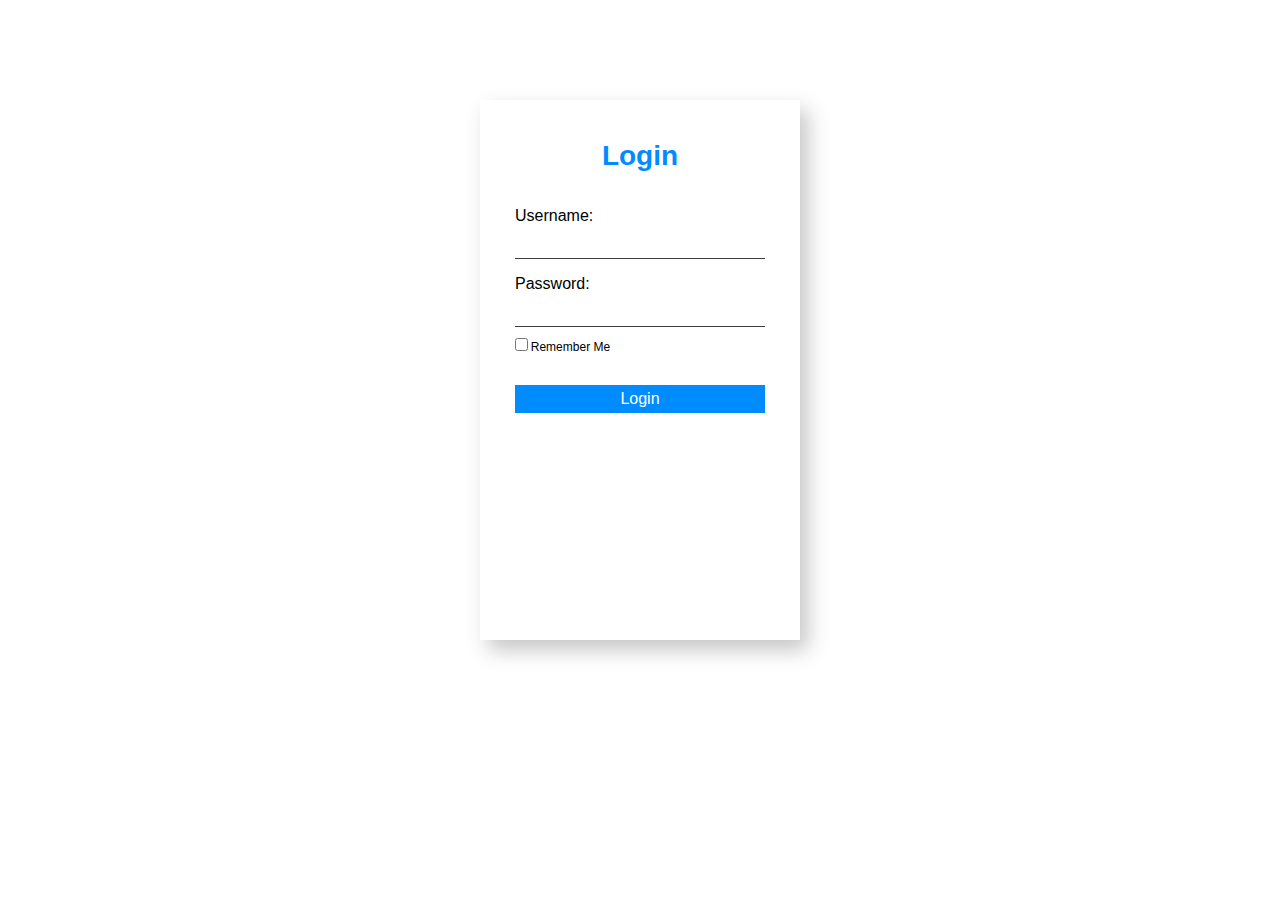
<file: index.html>
<!DOCTYPE html>
<html lang="en">
  <head>
    <meta charset="UTF-8" />
    <meta name="viewport" content="width=device-width, initial-scale=1.0" />
    <link
      rel="shortcut icon"
      href="./assets/favicon.jpeg"
      type="image/x-icon"
    />
    <title>Login</title>
    <link rel="stylesheet" href="/css/index.css" />
  </head>

  <body>
    <div class="container">
      <div class="inside-container">
        <h1>Login</h1>
        <form action="">
          <div>
            <label for="username" class="main-label">Username:</label><br />
            <input type="text" id="username" class="input-box" />
          </div>
          <br />
          <div>
            <label for="password" class="main-label">Password:</label><br />
            <input type="password" id="password" class="input-box" />
          </div>
          <div class="forgot-remember">
            <div class="remember-div">
              <input type="checkbox" class="checkbox" />
              <label for="remember" class="remember">Remember Me</label>
            </div>
            <a href="">Forgot Password</a><br />
          </div>
          <button type="submit"><a href="/adminhomepage.html">Login</a></button>
        </form>
      </div>
    </div>
  </body>
</html>
</file>
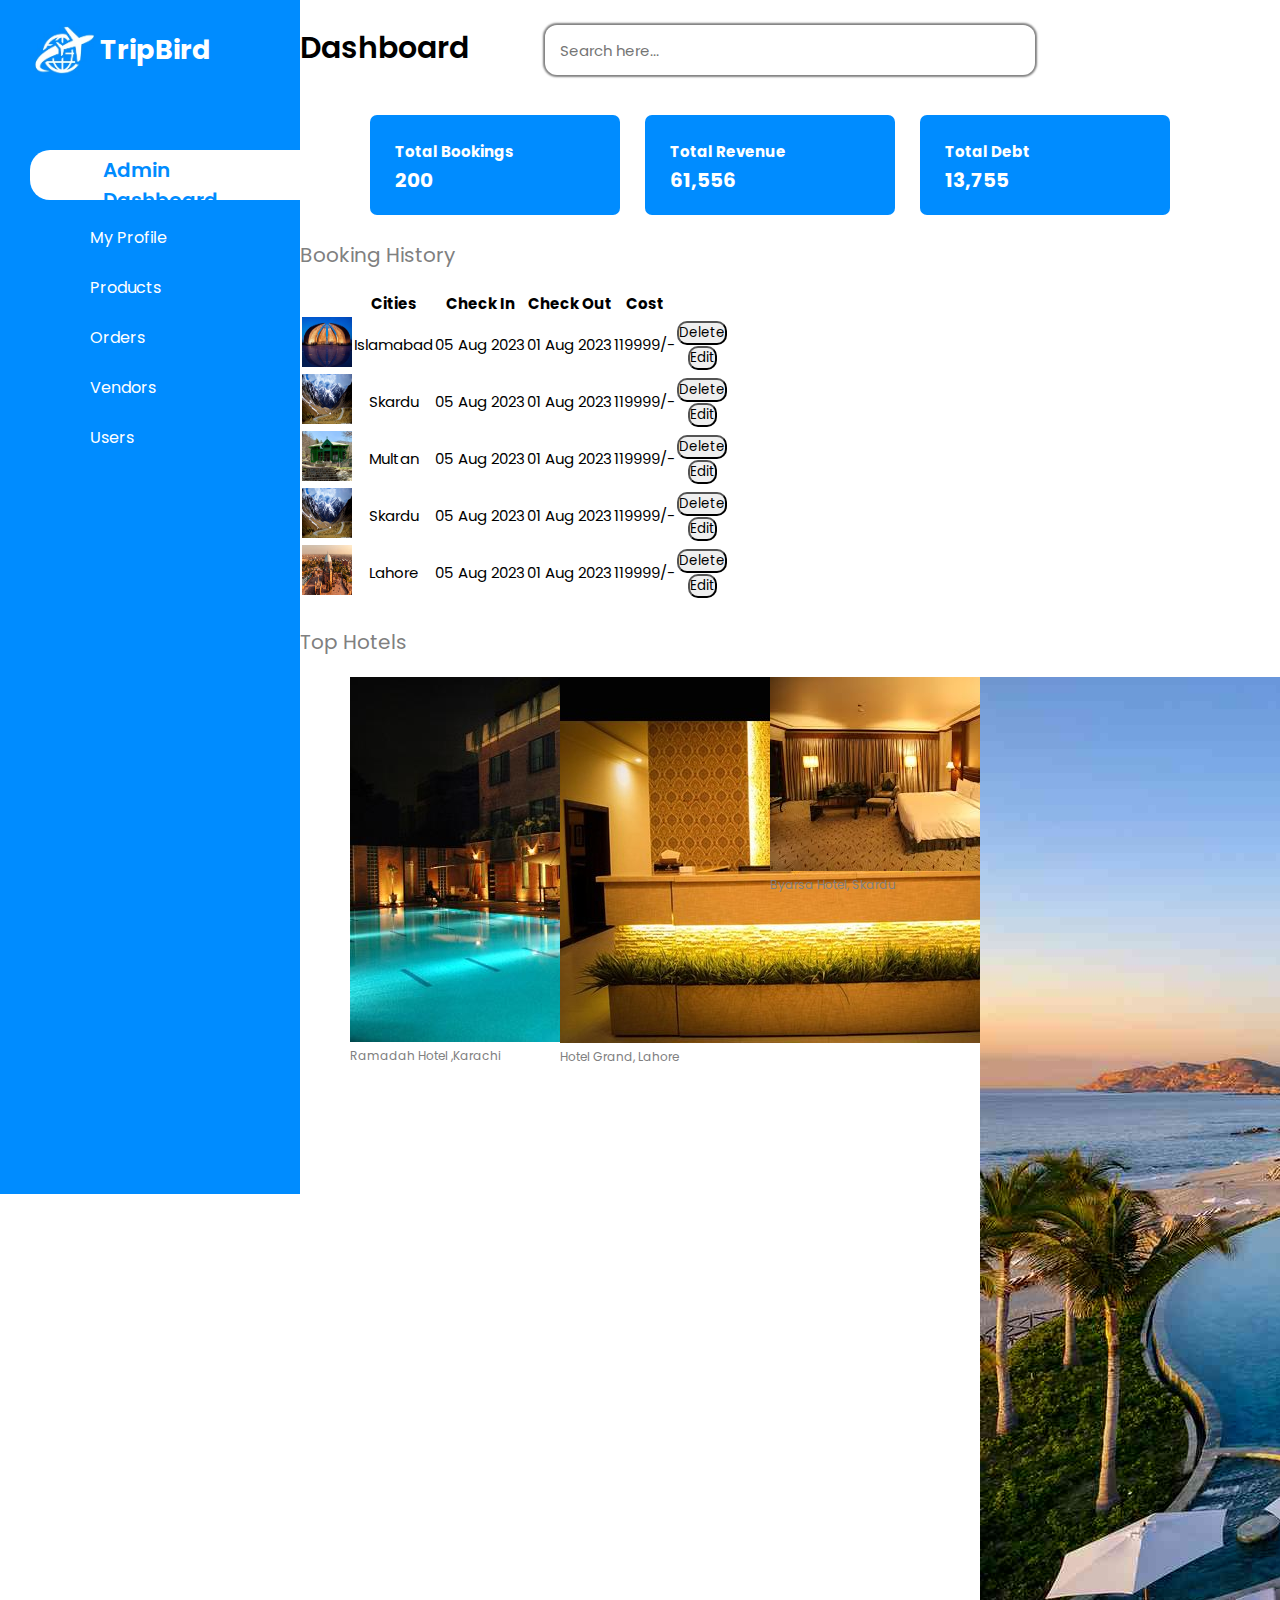
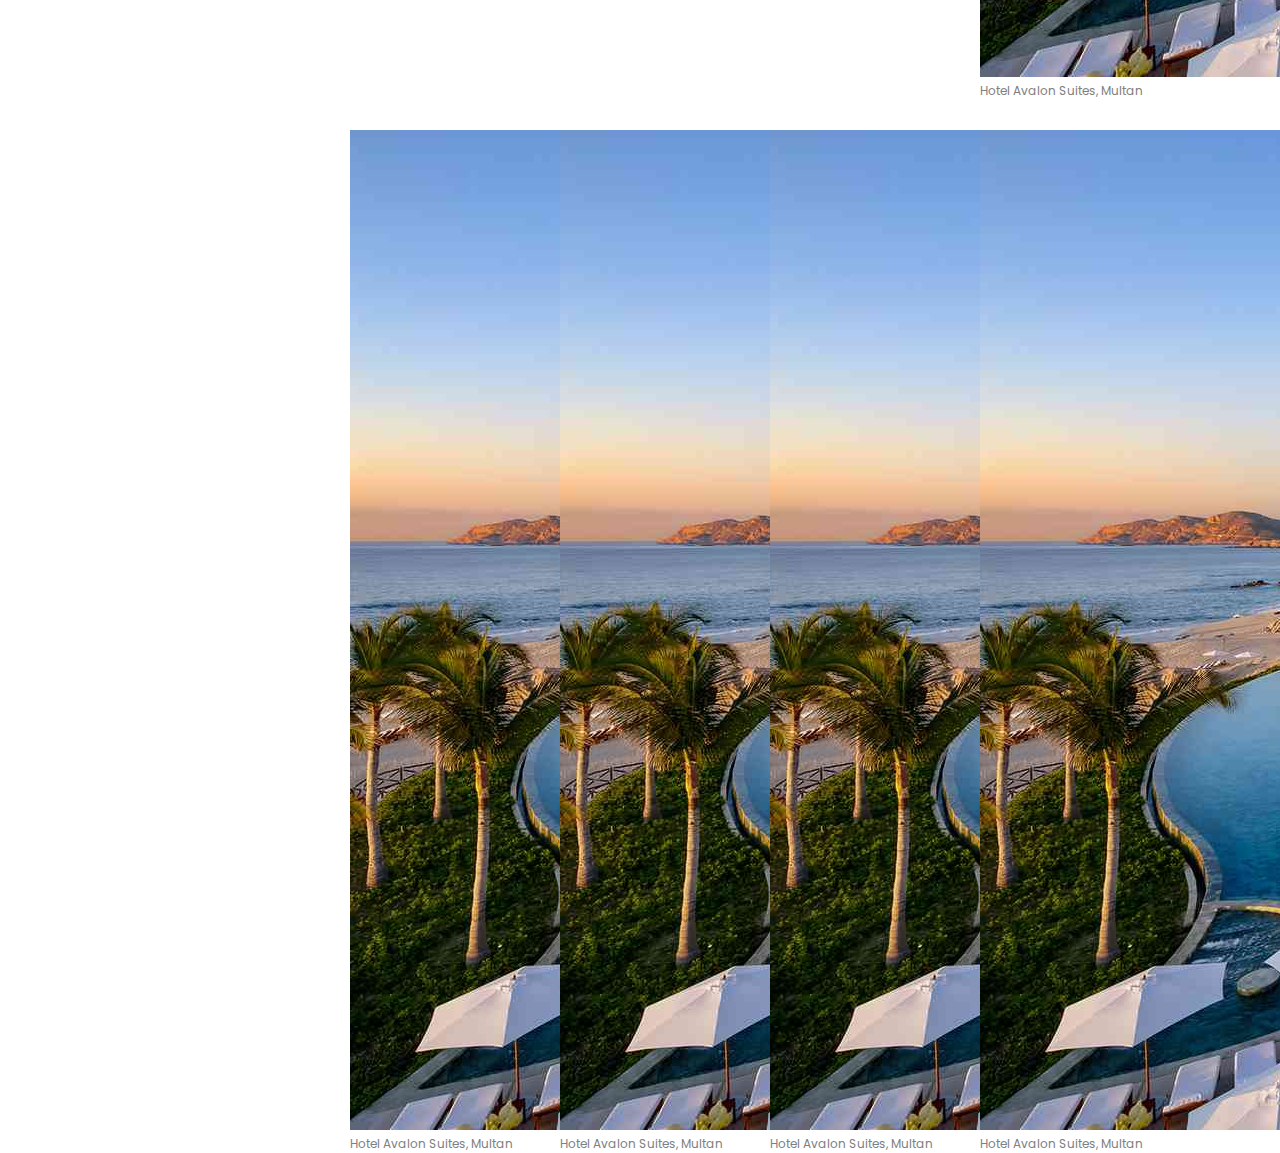
<file: adminhomepage.html>
<!DOCTYPE html>
<html lang="en">

<head>
  <meta charset="UTF-8" />
  <meta name="viewport" content="width=device-width, initial-scale=1.0" />
  <link rel="preconnect" href="https://fonts.googleapis.com" />
  <link rel="preconnect" href="https://fonts.gstatic.com" crossorigin />
  <link
    href="https://fonts.googleapis.com/css2?family=Caprasimo&family=Kaushan+Script&family=Poppins:ital,wght@0,100;0,200;0,300;0,400;0,500;0,600;0,700;0,800;0,900;1,100;1,200;1,300;1,400;1,500;1,600;1,700;1,800;1,900&display=swap"
    rel="stylesheet" />
  <link rel="stylesheet" href="https://cdnjs.cloudflare.com/ajax/libs/font-awesome/6.4.2/css/all.min.css"
    integrity="sha512-z3gLpd7yknf1YoNbCzqRKc4qyor8gaKU1qmn+CShxbuBusANI9QpRohGBreCFkKxLhei6S9CQXFEbbKuqLg0DA=="
    crossorigin="anonymous" referrerpolicy="no-referrer" />
  <link rel="stylesheet" href="https://cdn.jsdelivr.net/npm/bootstrap@4.1.3/dist/css/bootstrap.min.css"
    integrity="sha384-MCw98/SFnGE8fJT3GXwEOngsV7Zt27NXFoaoApmYm81iuXoPkFOJwJ8ERdknLPMO" crossorigin="anonymous" />
  <link rel="shortcut icon" href="./assets/favicon.jpeg" type="image/x-icon" />
  <link rel="stylesheet" href="./css/adminhomepage.css" />
  <title>Admin Dashboard | Dashboard</title>
</head>

<body>
  <div class="fullcontainer">
    <div class="sidebar">
      <div class="sidebar-brand">
        <div class="logo">
          <img src="./assets/favicon.jpeg" alt="" />
          <h1>TripBird</h1>
        </div>
        <p class="dashboard">
          <i class="fa-solid fa-gauge"></i><a href="./adminhomepage.html">Admin Dashboard</a>
        </p>
        <ul>
          <li><i class="fa-solid fa-user"></i><a href="/adminprofile.html">My Profile</a></li>
          <li>
            <i class="fa-brands fa-shopify"></i><a href="">Products</a>
          </li>
          <li><i class="fa-solid fa-truck-fast"></i><a href="./order.html">Orders</a></li>
          <li><i class="fa-solid fa-warehouse"></i><a href="/vendors.html">Vendors</a></li>
          <li><i class="fa-solid fa-users"></i><a href="/users.html">Users</a></li>
        </ul>
      </div>
    </div>
    <div class="container">
      <div class="dashboard">
        <h1 class="dashboard-heading">Dashboard</h1>
        <form>
          <input type="search" placeholder="Search here..." />
          <button class="search-btn" type="submit">
            <i class="fa-solid fa-magnifying-glass" aria-hidden="true"></i>
          </button>
        </form>
        <div class="icons">
          <a href="#"><i class="fa-solid fa-envelope"></i></a>
          <a href="#"><i class="fa-solid fa-bell"></i></a>
          <a href="#"><i class="fa-solid fa-user"></i></a>
        </div>
      </div>
      <div class="start-cards">
        <div class="boxes" id="box1">
          <h1>200</h1>
          <h3>Total Bookings</h3>
        </div>
        <div class="boxes" id="box3">
          <h1>61,556</h1>
          <h3>Total Revenue</h3>
        </div>
        <div class="boxes" id="box4">
          <h1>13,755</h1>
          <h3>Total Debt</h3>
        </div>
      </div>
      <h1 class="booking-history">Booking History</h1>
      <table class="table table-hover">
        <thead>
          <tr>
            <th class="first-row" scope="col"></th>
            <th class="first-row" scope="col">Cities</th>
            <th class="first-row" scope="col">Check In</th>
            <th class="first-row" scope="col">Check Out</th>
            <th class="first-row" scope="col">Cost</th>
            <th></th>
          </tr>
        </thead>
        <tbody>
          <tr>
            <th scope="row">
              <img src="./assets/cities tripbird/islamabad.jpg" alt="" />
            </th>
            <td>Islamabad</td>
            <td>05 Aug 2023</td>
            <td>01 Aug 2023</td>
            <td>119999/-</td>
            <td>
              <div class="btn-group danger" role="group" aria-label="Basic mixed styles example">
                <button type="button" class="btn btn-danger">Delete</button>
                <div class="btn-group succes" role="group" aria-label="Basic mixed styles example">
                  <button type="button" class="btn btn-success">Edit</button>
            </td>
          </tr>
          <tr>
            <th scope="row">
              <img src="./assets/cities tripbird/gilgit.jpg" alt="" />
            </th>
            <td>Skardu</td>
            <td>05 Aug 2023</td>
            <td>01 Aug 2023</td>
            <td>119999/-</td>
            <td>
              <div class="btn-group danger" role="group" aria-label="Basic mixed styles example">
                <button type="button" class="btn btn-danger">Delete</button>
                <div class="btn-group succes" role="group" aria-label="Basic mixed styles example">
                  <button type="button" class="btn btn-success">Edit</button>
            </td>
          </tr>
          <tr>
            <th scope="row">
              <img src="./assets/cities tripbird/quetta.jpg" alt="" />
            </th>
            <td>Multan</td>
            <td>05 Aug 2023</td>
            <td>01 Aug 2023</td>
            <td>119999/-</td>
            <td>
              <div class="btn-group danger" role="group" aria-label="Basic mixed styles example">
                <button type="button" class="btn btn-danger">Delete</button>
                <div class="btn-group succes" role="group" aria-label="Basic mixed styles example">
                  <button type="button" class="btn btn-success">Edit</button>
            </td>
          </tr>
          <tr>
            <th scope="row">
              <img src="./assets/cities tripbird/gilgit.jpg" alt="" />
            </th>
            <td>Skardu</td>
            <td>05 Aug 2023</td>
            <td>01 Aug 2023</td>
            <td>119999/-</td>
            <td>
              <div class="btn-group danger" role="group" aria-label="Basic mixed styles example">
                <button type="button" class="btn btn-danger">Delete</button>
                <div class="btn-group succes" role="group" aria-label="Basic mixed styles example">
                  <button type="button" class="btn btn-success">Edit</button>
            </td>
          </tr>
          <tr>
            <th scope="row">
              <img src="./assets/cities tripbird/multan.jpg" alt="" />
            </th>
            <td>Lahore</td>
            <td>05 Aug 2023</td>
            <td>01 Aug 2023</td>
            <td>119999/-</td>
            <td>
              <div class="btn-group danger" role="group" aria-label="Basic mixed styles example">
                <button type="button" class="btn btn-danger">Delete</button>
                <div class="btn-group succes" role="group" aria-label="Basic mixed styles example">
                  <button type="button" class="btn btn-success">Edit</button>
            </td>
          </tr>
        </tbody>
      </table>
      <h1 class="top-hotels">Top Hotels</h1>
      <div class="cards">
        <div class="card" style="width: 18rem">
          <img src="./assets/lahore-01.jpg" class="card-img-top" alt="..." />
          <div class="card-body">
            <p class="card-text">Ramadah Hotel ,Karachi</p>
          </div>
        </div>
        <div class="card" style="width: 18rem">
          <img src="./assets/lahore-02.jpg" class="card-img-top" alt="..." />
          <div class="card-body">
            <p class="card-text">Hotel Grand, Lahore</p>
          </div>
        </div>
        <div class="card" style="width: 18rem">
          <img src="./assets/skardu-01.jfif" class="card-img-top" alt="..." />
          <div class="card-body">
            <p class="card-text">Byarsa Hotel, Skardu</p>
          </div>
        </div>
        <div class="card" style="width: 18rem">
          <img src="./assets/skardu-02.jpg" class="card-img-top" alt="..." />
          <div class="card-body">
            <p class="card-text">Hotel Avalon Suites, Multan</p>
          </div>
        </div>
        <div class="card" style="width: 18rem">
          <img src="./assets/skardu-02.jpg" class="card-img-top" alt="..." />
          <div class="card-body">
            <p class="card-text">Hotel Avalon Suites, Multan</p>
          </div>
        </div>
        <div class="card" style="width: 18rem">
          <img src="./assets/skardu-02.jpg" class="card-img-top" alt="..." />
          <div class="card-body">
            <p class="card-text">Hotel Avalon Suites, Multan</p>
          </div>
        </div>
        <div class="card" style="width: 18rem">
          <img src="./assets/skardu-02.jpg" class="card-img-top" alt="..." />
          <div class="card-body">
            <p class="card-text">Hotel Avalon Suites, Multan</p>
          </div>
        </div>
        <div class="card" style="width: 18rem">
          <img src="./assets/skardu-02.jpg" class="card-img-top" alt="..." />
          <div class="card-body">
            <p class="card-text">Hotel Avalon Suites, Multan</p>
          </div>
        </div>
      </div>
    </div>
  </div>
  </div>
  </div>
  </div>
</body>

</html>
</file>
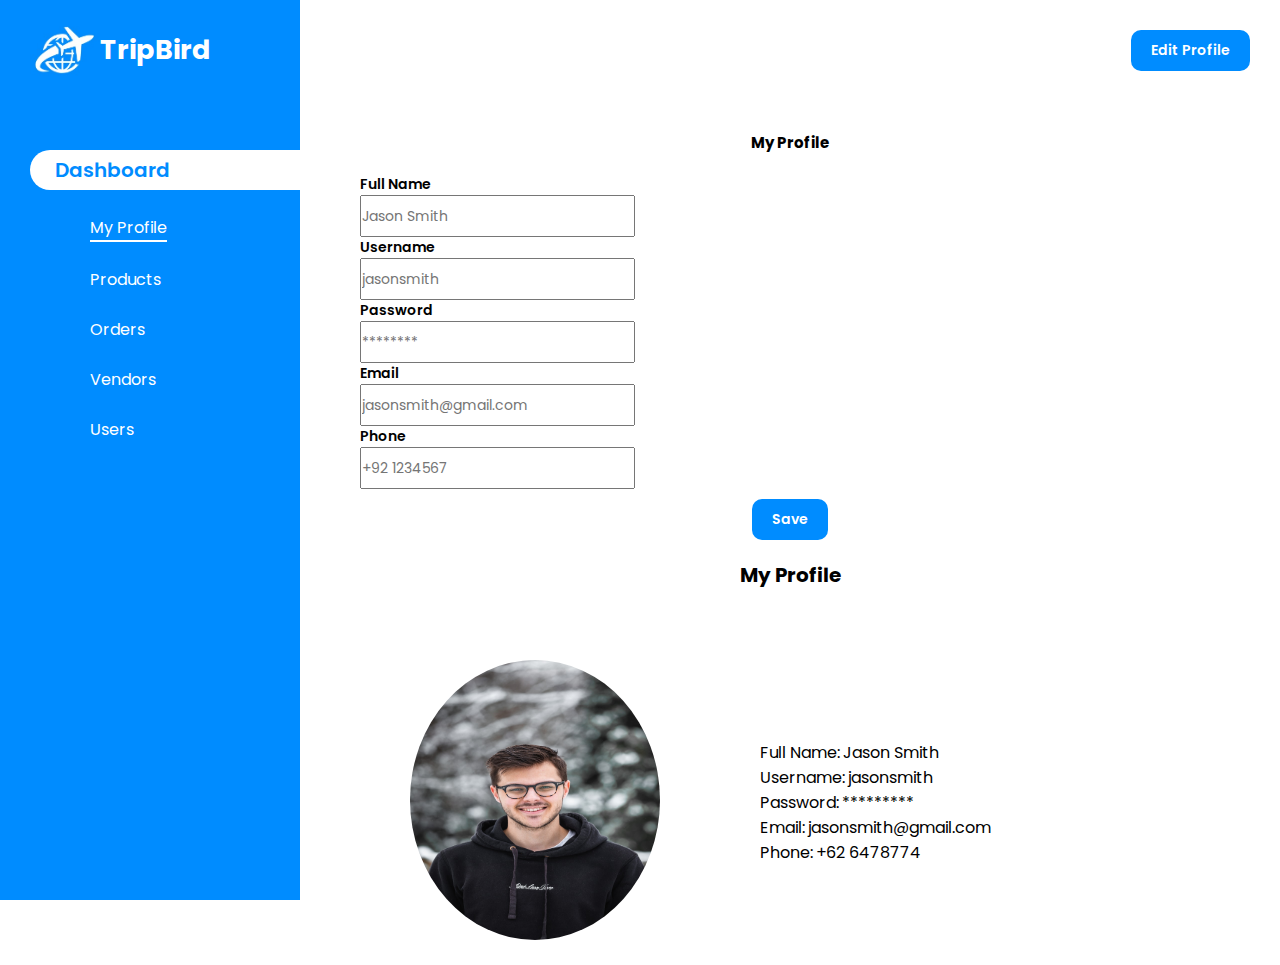
<file: adminprofile.html>
<!DOCTYPE html>
<html lang="en">

<head>
  <meta charset="UTF-8">
  <meta name="viewport" content="width=device-width, initial-scale=1.0">
  <link rel="preconnect" href="https://fonts.googleapis.com">
  <link rel="preconnect" href="https://fonts.gstatic.com" crossorigin>
  <link
    href="https://fonts.googleapis.com/css2?family=Caprasimo&family=Kaushan+Script&family=Poppins:ital,wght@0,100;0,200;0,300;0,400;0,500;0,600;0,700;0,800;0,900;1,100;1,200;1,300;1,400;1,500;1,600;1,700;1,800;1,900&display=swap"
    rel="stylesheet">
  <link rel="stylesheet" href="https://cdnjs.cloudflare.com/ajax/libs/font-awesome/6.4.2/css/all.min.css"
    integrity="sha512-z3gLpd7yknf1YoNbCzqRKc4qyor8gaKU1qmn+CShxbuBusANI9QpRohGBreCFkKxLhei6S9CQXFEbbKuqLg0DA=="
    crossorigin="anonymous" referrerpolicy="no-referrer" />
  <link rel="stylesheet" href="https://cdn.jsdelivr.net/npm/bootstrap@4.1.3/dist/css/bootstrap.min.css"
    integrity="sha384-MCw98/SFnGE8fJT3GXwEOngsV7Zt27NXFoaoApmYm81iuXoPkFOJwJ8ERdknLPMO" crossorigin="anonymous">
  <link rel="shortcut icon" href="./assets/favicon.jpeg" type="image/x-icon">
  <link rel="stylesheet" href="./css/adminprofile.css">
  <title>Vendor Dashboard | My Profile</title>
</head>

<body>
  <div class="fullcontainer">
    <div class="sidebar">
      <div class="sidebar-brand">
        <div class="logo"><img src="./assets/favicon.jpeg" alt="">
          <h1>TripBird</h1>
        </div>
        <p class="dashboard"><i class="fa-solid fa-gauge"></i><a href="">Dashboard</a></p>
        <ul>
          <li><i class="fa-solid fa-user"></i><a href="/myprofile.html" style="border-bottom: 0.2rem solid white;">My Profile</a></li>
          <li><i class="fa-brands fa-shopify"></i><a href="./products.html">Products</a></li>
          <li><i class="fa-solid fa-truck-fast"></i><a href="/order.html">Orders</a></li>
          <li><i class="fa-solid fa-warehouse"></i><a href="/vendors.html" >Vendors</a></li>
          <li><i class="fa-solid fa-users"></i><a href="/users.html">Users</a></li>
        </ul>
      </div>
    </div>
    <div class="products">
      <div class="add"><button class="add" type="button" data-toggle="modal" data-target=".bd-example-modal-lg">Edit Profile</button></div>
      <!-- Button trigger modal -->


      <!-- Modal -->
      <!-- Large modal -->


      <div class="modal fade bd-example-modal-lg" tabindex="-1" role="dialog" aria-labelledby="myLargeModalLabel"
        aria-hidden="true">
        <div class="modal-dialog modal-lg">
          <div class="modal-content">
            <h2>My Profile</h1>
              <form>
                <div class="form-group row">
                    <label for="price" class="col-sm-2 col-form-label">Full Name</label>
                    <div class="col-sm-10">
                      <input type="text" class="form-control" id="price" placeholder="Jason Smith" required>
                    </div>
                  </div>
                <div class="form-group row">
                  <label for="category" class="col-sm-2 col-form-label">Username</label>
                  <div class="col-sm-10">
                    <input type="text" class="form-control" id="category" placeholder="jasonsmith" required>
                  </div>
                </div>
                <div class="form-group row">
                  <label for="subcategory" class="col-sm-2 col-form-label">Password</label>
                  <div class="col-sm-10">
                    <input type="email" class="form-control" id="subcategory" placeholder="********" required>
                  </div>
                </div>
                <div class="form-group row">
                  <label for="brand" class="col-sm-2 col-form-label">Email</label>
                  <div class="col-sm-10">
                    <input type="email" class="form-control" id="brand" placeholder="jasonsmith@gmail.com" required>
                  </div>
                </div>
                <div class="form-group row">
                  <label for="title" class="col-sm-2 col-form-label">Phone</label>
                  <div class="col-sm-10">
                    <input type="number" class="form-control" id="title" placeholder="+92 1234567" required>
                  </div>
                </div>
                <!-- <div class="form-group row">
                                    <label for="title" class="col-sm-2 col-form-label">Title</label>
                                    
                                        <div class="col-sm-5">
                                            <input type="file" class="form-control" id="inputGroupFile01" >
                                            <label class="cf custom-file-label ml-4 py-1" for="inputGroupFile01">Choose file</label>

                                          
                                    </div>
                                  </div> -->
                

                <!-- <fieldset class="form-group">
                                  <div class="row">
                                    <legend class="col-form-label col-sm-2 pt-0">Radios</legend>
                                    <div class="col-sm-10">
                                      <div class="form-check">
                                        <input class="form-check-input" type="radio" name="gridRadios" id="gridRadios1" value="option1" checked>
                                        <label class="form-check-label" for="gridRadios1">
                                          First radio
                                        </label>
                                      </div>
                                      <div class="form-check">
                                        <input class="form-check-input" type="radio" name="gridRadios" id="gridRadios2" value="option2">
                                        <label class="form-check-label" for="gridRadios2">
                                          Second radio
                                        </label>
                                      </div>
                                      <div class="form-check disabled">
                                        <input class="form-check-input" type="radio" name="gridRadios" id="gridRadios3" value="option3" disabled>
                                        <label class="form-check-label" for="gridRadios3">
                                          Third disabled radio
                                        </label>
                                      </div>
                                    </div>
                                  </div>
                                </fieldset>
                                <div class="form-group row">
                                  <div class="col-sm-2">Checkbox</div>
                                  <div class="col-sm-10">
                                    <div class="form-check">
                                      <input class="form-check-input" type="checkbox" id="gridCheck1">
                                      <label class="form-check-label" for="gridCheck1">
                                        Example checkbox
                                      </label>
                                    </div>
                                  </div>
                                </div> -->


                <div class="form-group row">
                  <div class="button col-sm-12">
                    <button type="submit">Save</button>
                  </div>
                </div>
              </form>
          </div>
        </div>
      </div>

    
      <h1>My Profile</h1>
        <div class="profile-info">
        <div class="profileimage"><img src="/assets/man 1.jpeg"></div>
        <div class="information">
            <div class="acctitle">
                <label for="acctitle">Full Name:</label>
                <span>Jason Smith</span>
            </div>
            <div class="username">
                <label for="username">Username:</label>
                <span>jasonsmith</span>
            </div>
            <div class="password">
                <label for="username">Password:</label>
                <span>*********</span>
            </div>
            <div class="email">
                <label for="email">Email:</label>
                <span>jasonsmith@gmail.com</span>
            </div>
            <div class="phone">
                <label for="phone">Phone:</label>
                <span>+62 6478774</span>
            </div>
        </div>
        </div>

        <!-- <thead class="thead">
          <tr>
            <th scope="col">#</th>
            <th scope="col">Product Category</th>
            <th scope="col">Product SubCategory</th>
            <th scope="col">Company Name</th>
            <th scope="col">Username</th>
            <th scope="col">Password</th>
            <th scope="col">Email</th>
            <th scope="col">Phone</th>
            <th scope="col">Account Title</th>
            <th scope="col">Account Number</th>
            <th></th>
          </tr>
        </thead>
        <tbody>
          <tr>
            <td scope="row">1</td>
            <td>Travel Gears</td>
            <td>Suitcases</td>
            <td>Wrangler</td>
            <td>wranglerluggage</td>
            <td>***********</td>
            <td>jasonsmith@gmail.com</td>
            <td>+62 238905975</td>
            <td>Jason Smith</td>
            <td>238905975</td>
            <td>
              <div class="buttons">
                <i class="fa-regular fa-pen-to-square"></i>
                <i class="fa-regular fa-trash-can"></i>
              </div>
            </td>
          </tr>
          <tr>
            <td scope="row">2</td>
            <td>Adventure Gears</td>
            <td>Apparels</td>
            <td>Kenneth</td>
            <td>kennethjackets</td>
            <td>************</td>
            <td>catherine@gmail.com</td>
            <td>+62 238905975</td>
            <td>Catherine</td>
            <td>7898686789</td>
            <td>
              <div class="buttons">
                <i class="fa-regular fa-pen-to-square"></i>
                <i class="fa-regular fa-trash-can"></i>
              </div>
            </td>
          </tr>
          <tr>
            <td scope="row">3</td>
            <td>Travel Gears</td>
            <td>Suitcases</td>
            <td>Wrangler</td>
            <td>wranglerluggage</td>
            <td>***********</td>
            <td>Jason Smith</td>
            <td>238905975</td>
            <td>Jason Smith</td>
            <td>238905975</td>
            <td>
              <div class="buttons">
                <i class="fa-regular fa-pen-to-square"></i>
                <i class="fa-regular fa-trash-can"></i>
              </div>
            </td>
          </tr>
          <tr>
            <td scope="row">4</td>
            <td>Adventure Gears</td>
            <td>Apparels</td>
            <td>Kenneth</td>
            <td>kennethjackets</td>
            <td>************</td>
            <td>catherine@gmail.com</td>
            <td>+62 238905975</td>
            <td>Catherine</td>
            <td>7898686789</td>
            <td>
              <div class="buttons">
                <i class="fa-regular fa-pen-to-square"></i>
                <i class="fa-regular fa-trash-can"></i>
              </div>
            </td>
          </tr>
          <tr>
            <td scope="row">5</td>
            <td>Travel Gears</td>
            <td>Suitcases</td>
            <td>Wrangler</td>
            <td>wranglerluggage</td>
            <td>***********</td>
            <td>Jason Smith</td>
            <td>238905975</td>
            <td>Jason Smith</td>
            <td>238905975</td>
            <td>
              <div class="buttons">
                <i class="fa-regular fa-pen-to-square"></i>
                <i class="fa-regular fa-trash-can"></i>
              </div>
            </td>
          </tr>
          <tr>
            <td scope="row">6</td>
            <td>Adventure Gears</td>
            <td>Apparels</td>
            <td>Kenneth</td>
            <td>kennethjackets</td>
            <td>************</td>
            <td>catherine@gmail.com</td>
            <td>+62 238905975</td>
            <td>Catherine</td>
            <td>7898686789</td>
            <td>
              <div class="buttons">
                <i class="fa-regular fa-pen-to-square"></i>
                <i class="fa-regular fa-trash-can"></i>
              </div>
            </td>
          </tr>
          <tr>
            <td scope="row">7</td>
            <td>Travel Gears</td>
            <td>Suitcases</td>
            <td>Wrangler</td>
            <td>wranglerluggage</td>
            <td>***********</td>
            <td>Jason Smith</td>
            <td>238905975</td>
            <td>Jason Smith</td>
            <td>238905975</td>
            <td>
              <div class="buttons">
                <i class="fa-regular fa-pen-to-square"></i>
                <i class="fa-regular fa-trash-can"></i>
              </div>
            </td>
          </tr>
          <tr>
            <td scope="row">8</td>
            <td>Adventure Gears</td>
            <td>Apparels</td>
            <td>Kenneth</td>
            <td>kennethjackets</td>
            <td>************</td>
            <td>catherine@gmail.com</td>
            <td>+62 238905975</td>
            <td>Catherine</td>
            <td>7898686789</td>
            <td>
              <div class="buttons">
                <i class="fa-regular fa-pen-to-square"></i>
                <i class="fa-regular fa-trash-can"></i>
              </div>
            </td>
          </tr>

        </tbody>
      </table> -->
      <!-- <table class="table">
        <h1>All Products</h1>
        <thead class="thead">
          <tr>
            <th scope="col">#</th>
            <th scope="col">Product Category</th>
            <th scope="col">Product SubCategory</th>
            <th scope="col">Product Brand</th>
            <th scope="col">Title</th>
            <th scope="col">Image</th>
            <th scope="col">Description</th>
            <th scope="col">Price</th>
            <th></th>
          </tr>
        </thead>
        <tbody>
          <tr>
            <td scope="row">1</td>
            <td>Travel Gears</td>
            <td>Back Packs</td>
            <td>Wrangler</td>
            <td>Wrangler BackPack</td>
            <td class="images"><img class="jacketimage" src="./assets/backpack1.jpg" alt=""><img
              class="luggageimage" src="./assets/backpack11.jpg" alt=""><img
              class="jacketimage" src="./assets/backpack12.jpg" alt=""></td>
            <td>A soft and light-weighted back pack which provides a huge space and an absolute comfort.
            </td>
            <td>Rs. 5000</td>
            <td>
              <div class="buttons">
                <button class="edit" type="submit">Edit</button>
                <button class="delete" type="submit">Delete</button>
                <button class="disable" type="submit">Disable</button>
              </div>
            </td>
          </tr>
          <tr>
            <td scope="row">2</td>
            <td>Adventure Gears</td>
            <td>Camping Accessories</td>
            <td>Wrangler</td>
            <td>Wrangler Camp Chair</td>
            <td class="images"><img class="jacketimage" src="./assets/camp1.jpg" alt=""><img
              class="jacketimage" src="./assets/camp11.jpg" alt=""></td>
            <td>A soft and comfortable sitting which provides the flexibily to take it anywhere and enjoy
              the best vacation</td>
            <td>Rs. 5000</td>
            <td>
              <div class="buttons">
                <button class="edit" type="submit">Edit</button>
                <button class="delete" type="submit">Delete</button>
                <button class="disable" type="submit">Disable</button>
              </div>
            </td>
          </tr>

        </tbody>
      </table> -->

      

    </div>

  </div>
  <script src="https://code.jquery.com/jquery-3.3.1.slim.min.js"
    integrity="sha384-q8i/X+965DzO0rT7abK41JStQIAqVgRVzpbzo5smXKp4YfRvH+8abtTE1Pi6jizo"
    crossorigin="anonymous"></script>
  <script src="https://cdn.jsdelivr.net/npm/popper.js@1.14.3/dist/umd/popper.min.js"
    integrity="sha384-ZMP7rVo3mIykV+2+9J3UJ46jBk0WLaUAdn689aCwoqbBJiSnjAK/l8WvCWPIPm49"
    crossorigin="anonymous"></script>
  <script src="https://cdn.jsdelivr.net/npm/bootstrap@4.1.3/dist/js/bootstrap.min.js"
    integrity="sha384-ChfqqxuZUCnJSK3+MXmPNIyE6ZbWh2IMqE241rYiqJxyMiZ6OW/JmZQ5stwEULTy"
    crossorigin="anonymous"></script>
    <script>
      function handleFileSelect(event) {
          const fileList = document.getElementById('fileList');
          

          const files = event.target.files;
          
          for (let i = 0; i < files.length; i++) {
              const file = files[i];
              const listItem = document.createElement('li');
              const image = document.createElement('img');
              image.src = URL.createObjectURL(file);
              image.style.width = "10%"; 
              image.style.height = "20%"; 
              

              listItem.textContent = file.name;
              listItem.appendChild(image);
              fileList.appendChild(listItem);

              // Clean up the URL created for the image to prevent memory leaks
              URL.revokeObjectURL(file);
          }
      }
  </script>
</body>

</html>
</file>
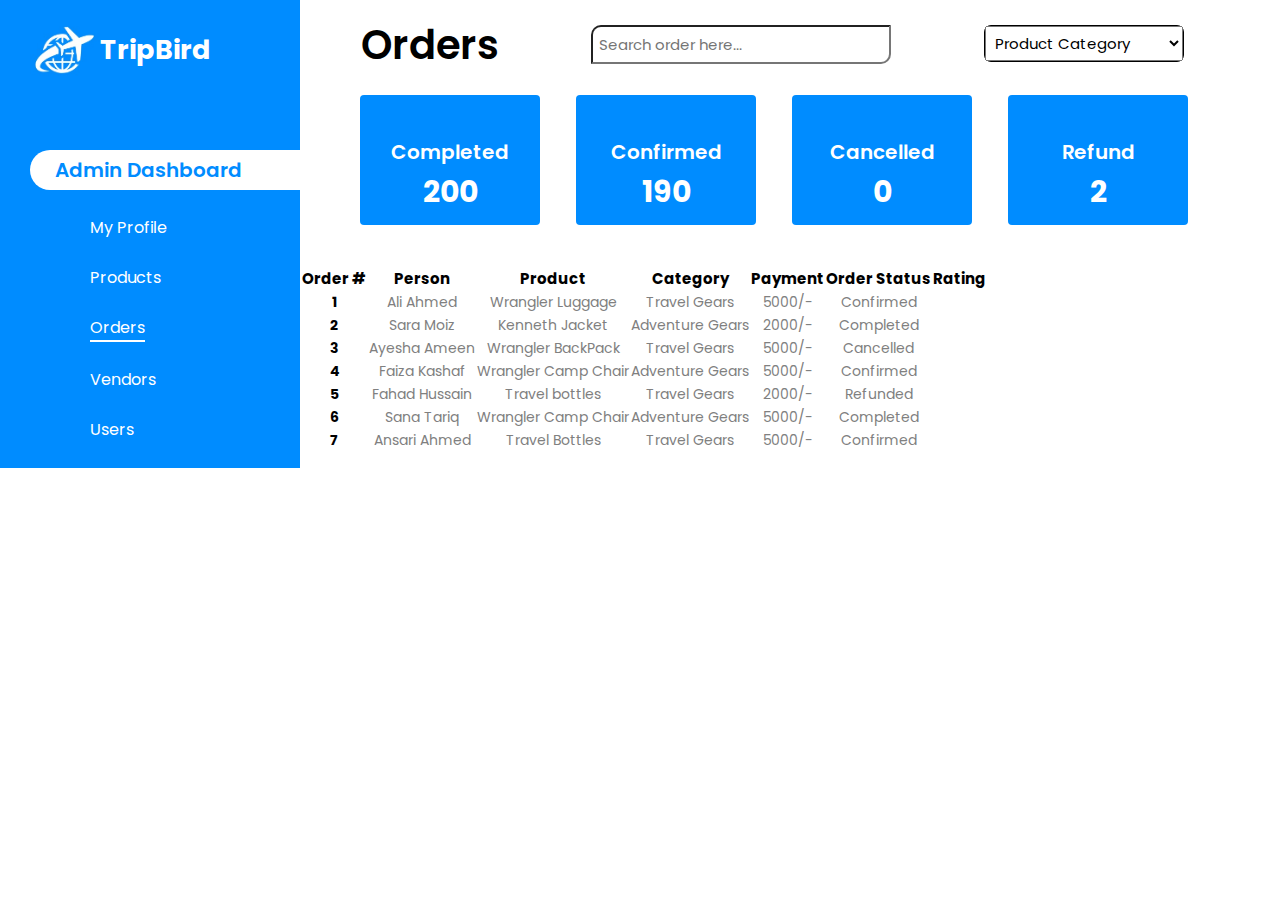
<file: order.html>
<!DOCTYPE html>
<html lang="en">
  <head>
    <meta charset="UTF-8" />
    <meta name="viewport" content="width=device-width, initial-scale=1.0" />
    <title>Admin Dashboard | Orders</title>
    <link rel="preconnect" href="https://fonts.googleapis.com" />
    <link rel="preconnect" href="https://fonts.gstatic.com" crossorigin />
    <link
      href="https://fonts.googleapis.com/css2?family=Caprasimo&family=Kaushan+Script&family=Poppins:ital,wght@0,100;0,200;0,300;0,400;0,500;0,600;0,700;0,800;0,900;1,100;1,200;1,300;1,400;1,500;1,600;1,700;1,800;1,900&display=swap"
      rel="stylesheet"
    />
    <link
      rel="stylesheet"
      href="https://cdnjs.cloudflare.com/ajax/libs/font-awesome/6.4.2/css/all.min.css"
      integrity="sha512-z3gLpd7yknf1YoNbCzqRKc4qyor8gaKU1qmn+CShxbuBusANI9QpRohGBreCFkKxLhei6S9CQXFEbbKuqLg0DA=="
      crossorigin="anonymous"
      referrerpolicy="no-referrer"
    />
    <link
      rel="stylesheet"
      href="https://cdn.jsdelivr.net/npm/bootstrap@4.1.3/dist/css/bootstrap.min.css"
      integrity="sha384-MCw98/SFnGE8fJT3GXwEOngsV7Zt27NXFoaoApmYm81iuXoPkFOJwJ8ERdknLPMO"
      crossorigin="anonymous"
    />
    <link
      rel="shortcut icon"
      href="./assets/favicon.jpeg"
      type="image/x-icon"
    />
    <link rel="stylesheet" href="./css/order.css" />
  </head>

  <body>
    <div class="fullcontainer">
      <div class="sidebar">
        <div class="sidebar-brand">
          <div class="logo">
            <img src="./assets/favicon.jpeg" alt="" />
            <h1>TripBird</h1>
          </div>
          <p class="dashboard">
            <i class="fa-solid fa-gauge"></i
            ><a href="./adminhomepage.html">Admin Dashboard</a>
          </p>
          <ul>
            <li>
              <i class="fa-solid fa-user"></i
              ><a href="adminprofile.html">My Profile</a>
            </li>
            <li><i class="fa-brands fa-shopify"></i><a href="">Products</a></li>
            <li>
              <i class="fa-solid fa-truck-fast"></i
              ><a href="./order.html" style="border-bottom: 0.2rem solid white"
                >Orders</a
              >
            </li>
            <li>
              <i class="fa-solid fa-warehouse"></i
              ><a href="vendors.html">Vendors</a>
            </li>
            <li>
              <i class="fa-solid fa-users"></i><a href="users.html">Users</a>
            </li>
          </ul>
        </div>
      </div>
      <!-- //created navbar for orders heading ,search bar for searching orders and lastly pro-category drop down menu -->
      <div class="container">
        <nav class="nav-wrap">
          <div class="orders">Orders</div>
          <div>
            <input
              type="search"
              class="search-orders"
              placeholder="Search order here..."
            />
          </div>
          <div class="category">
            <select class="Product-category" name="gears" id="gears">
              <option selected value="Product Category">
                Product Category
              </option>
              <option value="Travel Gears">Travel Gears</option>
              <option value="Adventure Gears">Adventure Gears</option>
            </select>
          </div>
        </nav>
        <!-- End of navbar -->
        <div class="boxes">
          <div class="box complete">
            <div><i class="fa-solid fa-check"></i></div>
            <div>Completed</div>
            <h2>200</h2>
          </div>
          <div class="box confirm">
            <div><i class="fa-solid fa-list"></i></div>
            <div>Confirmed</div>
            <h2>190</h2>
          </div>
          <div class="box cancelled">
            <div><i class="fa-solid fa-ban"></i></div>
            <div>Cancelled</div>
            <h2>0</h2>
          </div>
          <div class="box refund">
            <div><i class="fa-solid fa-rotate-left"></i></div>
            <div>Refund</div>
            <h2>2</h2>
          </div>
        </div>
        <!-- //order table -->
        <!-- <table class="table">
            <thead class="thead">
              <tr>
                <th scope="col">Order #</th>
                <th scope="col">Product Category</th>
                <th scope="col">Product SubCategory</th>
                <th scope="col">Product Brand</th>
                <th scope="col">Title</th>
                <th scope="col">Image</th>
                <th scope="col">Description</th>
                <th scope="col">Price</th>
                <th></th>
              </tr>
            </thead>
            <tbody>
              <tr>
                <td scope="row">1</td>
                <td>Travel Gears</td>
                <td>Back Packs</td>
                <td>Wrangler</td>
                <td>Wrangler BackPack</td>
                <td class="images"><img class="jacketimage" src="./assets/backpack1.jpg" alt=""><img
                  class="luggageimage" src="./assets/backpack11.jpg" alt=""><img
                  class="jacketimage" src="./assets/backpack12.jpg" alt=""></td>
                <td>A soft and light-weighted back pack which provides a huge space and an absolute comfort.
                </td>
                <td>Rs. 5000</td>
                <td>
                  <div class="buttons">
                    <button class="edit" type="submit">Edit</button>
                    <button class="delete" type="submit">Delete</button>
                    <button class="disable" type="submit">Disable</button>
                  </div>
                </td>
              </tr>
              <tr>
                <td scope="row">2</td>
                <td>Adventure Gears</td>
                <td>Camping Accessories</td>
                <td>Wrangler</td>
                <td>Wrangler Camp Chair</td>
                <td class="images"><img class="jacketimage" src="./assets/camp1.jpg" alt=""><img
                  class="jacketimage" src="./assets/camp11.jpg" alt=""></td>
                <td>A soft and comfortable sitting which provides the flexibily to take it anywhere and enjoy
                  the best vacation</td>
                <td>Rs. 5000</td>
                <td>
                  <div class="buttons">
                    <button class="edit" type="submit">Edit</button>
                    <button class="delete" type="submit">Delete</button>
                    <button class="disable" type="submit">Disable</button>
                  </div>
                </td>
              </tr>
    
            </tbody>
          </table> -->
        <div class="order-table">
          <table class="table">
            <thead>
              <tr class="first-row">
                <th class="tab-heading" scope="col">Order #</th>
                <th class="tab-heading" scope="col">Person</th>
                <th class="tab-heading" scope="col">Product</th>
                <th class="tab-heading" scope="col">Category</th>
                <th class="tab-heading" scope="col">Payment</th>
                <th class="tab-heading" scope="col">Order Status</th>
                <th class="tab-heading" scope="col">Rating</th>
                <th></th>
              </tr>
            </thead>
            <tbody>
              <tr>
                <th scope="row">1</th>
                <td>Ali Ahmed</td>
                <td>Wrangler Luggage</td>
                <td>Travel Gears</td>
                <td>5000/-</td>
                <td>Confirmed</td>
                <td>
                  <span><i class="fa-solid fa-star star"></i></span>
                  <span><i class="fa-solid fa-star star"></i></span>
                  <span><i class="fa-solid fa-star star"></i></span>
                  <span><i class="fa-solid fa-star star"></i></span>
                  <span><i class="fa-solid fa-star star"></i></span>
                </td>
              </tr>
              <tr>
                <th scope="row">2</th>
                <td>Sara Moiz</td>
                <td>Kenneth Jacket</td>
                <td>Adventure Gears</td>
                <td>2000/-</td>
                <td>Completed</td>
                <td>
                  <span><i class="fa-solid fa-star star"></i></span>
                  <span><i class="fa-solid fa-star star"></i></span>
                  <span><i class="fa-solid fa-star star"></i></span>
                  <span><i class="fa-solid fa-star star"></i></span>
                  <span><i class="fa-solid fa-star star"></i></span>
                </td>
              </tr>
              <tr>
                <th scope="row">3</th>
                <td>Ayesha Ameen</td>
                <td>Wrangler BackPack</td>
                <td>Travel Gears</td>
                <td>5000/-</td>
                <td>Cancelled</td>
                <td>
                  <span><i class="fa-solid fa-star star"></i></span>
                  <span><i class="fa-solid fa-star star"></i></span>
                  <span><i class="fa-solid fa-star star"></i></span>
                  <span><i class="fa-solid fa-star star"></i></span>
                  <span><i class="fa-solid fa-star star"></i></span>
                </td>
              </tr>
              <tr>
                <th scope="row">4</th>
                <td>Faiza Kashaf</td>
                <td>Wrangler Camp Chair</td>
                <td>Adventure Gears</td>
                <td>5000/-</td>
                <td>Confirmed</td>
                <td>
                  <span><i class="fa-solid fa-star star"></i></span>
                  <span><i class="fa-solid fa-star star"></i></span>
                  <span><i class="fa-solid fa-star star"></i></span>
                </td>
              </tr>
              <tr>
                <th scope="row">5</th>
                <td>Fahad Hussain</td>
                <td>Travel bottles</td>
                <td>Travel Gears</td>
                <td>2000/-</td>
                <td>Refunded</td>
                <td>
                  <span><i class="fa-solid fa-star star"></i></span>
                  <span><i class="fa-solid fa-star star"></i></span>
                </td>
              </tr>
              <tr>
                <th scope="row">6</th>
                <td>Sana Tariq</td>
                <td>Wrangler Camp Chair</td>
                <td>Adventure Gears</td>
                <td>5000/-</td>
                <td>Completed</td>
                <td>
                  <span><i class="fa-solid fa-star star"></i></span>
                  <span><i class="fa-solid fa-star star"></i></span>
                  <span><i class="fa-solid fa-star star"></i></span>
                </td>
              </tr>
              <tr>
                <th scope="row">7</th>
                <td>Ansari Ahmed</td>
                <td>Travel Bottles</td>
                <td>Travel Gears</td>
                <td>5000/-</td>
                <td>Confirmed</td>
                <td>
                  <span><i class="fa-solid fa-star star"></i></span>
                  <span><i class="fa-solid fa-star star"></i></span>
                </td>
              </tr>
            </tbody>
          </table>
        </div>
      </div>
    </div>
  </body>
</html>
</file>
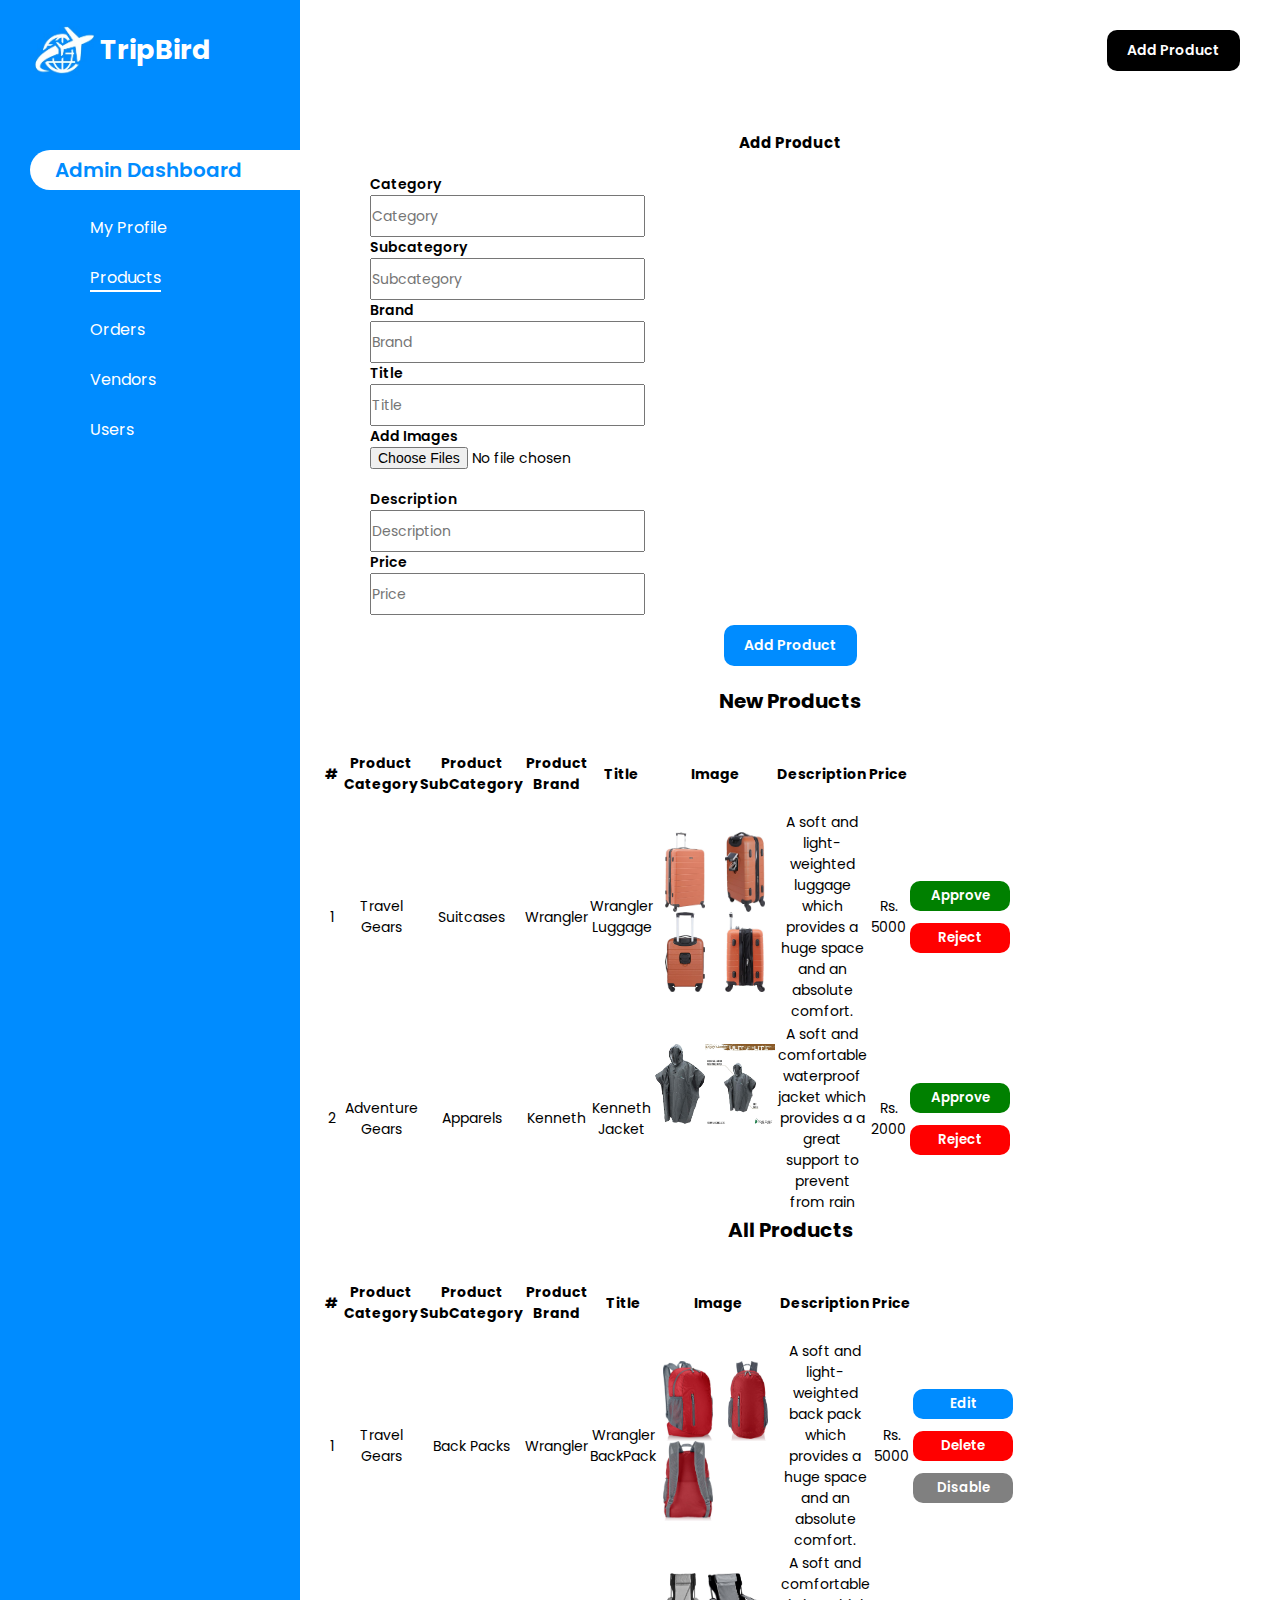
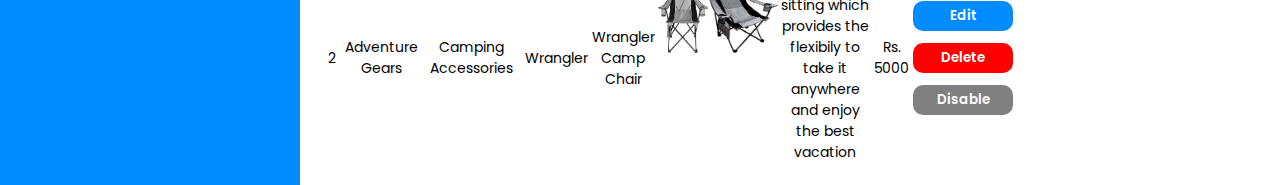
<file: products.html>
<!DOCTYPE html>
<html lang="en">

<head>
  <meta charset="UTF-8">
  <meta name="viewport" content="width=device-width, initial-scale=1.0">
  <link rel="preconnect" href="https://fonts.googleapis.com">
  <link rel="preconnect" href="https://fonts.gstatic.com" crossorigin>
  <link
    href="https://fonts.googleapis.com/css2?family=Caprasimo&family=Kaushan+Script&family=Poppins:ital,wght@0,100;0,200;0,300;0,400;0,500;0,600;0,700;0,800;0,900;1,100;1,200;1,300;1,400;1,500;1,600;1,700;1,800;1,900&display=swap"
    rel="stylesheet">
  <link rel="stylesheet" href="https://cdnjs.cloudflare.com/ajax/libs/font-awesome/6.4.2/css/all.min.css"
    integrity="sha512-z3gLpd7yknf1YoNbCzqRKc4qyor8gaKU1qmn+CShxbuBusANI9QpRohGBreCFkKxLhei6S9CQXFEbbKuqLg0DA=="
    crossorigin="anonymous" referrerpolicy="no-referrer" />
    
  <link rel="stylesheet" href="https://cdn.jsdelivr.net/npm/bootstrap@4.1.3/dist/css/bootstrap.min.css"
    integrity="sha384-MCw98/SFnGE8fJT3GXwEOngsV7Zt27NXFoaoApmYm81iuXoPkFOJwJ8ERdknLPMO" crossorigin="anonymous">
  <link rel="shortcut icon" href="./assets/favicon.jpeg" type="image/x-icon">
  <link rel="stylesheet" href="./css/products.css">
  <title>Admin Dashboard | Products</title>
</head>

<body>
  <div class="fullcontainer">
    <div class="sidebar">
      <!-- here sidebar-brand is our nav -->
      <input type="checkbox" id="check">
      <label for="check" class="checkbtn">
        <i class="fas fa-bars"></i>
      </label>
      <div class="sidebar-brand">
        
        <div class="logo">
          <div class="imageheading">
          <img src="./assets/favicon.jpeg" alt="">
          <h1>TripBird</h1>
        </div>
        
        </div>
        <p class="dashboard"><i class="fa-solid fa-gauge"></i><a href="/adminhomepage.html">Admin Dashboard</a></p>
        <p class="dashboard2"><i class="fa-solid fa-gauge"></i><a href="/adminhomepage.html">Admin Dashboard</a></p>

        <ul class="sidebaritems">
          
          <li><i class="fa-solid fa-user"></i><a href="/adminprofile.html">My Profile</a></li>
          <li><i class="fa-brands fa-shopify"></i><a href="./products.html"
              style="border-bottom: 0.2rem solid white;">Products</a></li>
          <li><i class="fa-solid fa-truck-fast"></i><a href="/order.html">Orders</a></li>
          <li><i class="fa-solid fa-warehouse"></i><a href="/vendors.html">Vendors</a></li>
          <li><i class="fa-solid fa-users"></i><a href="/users.html">Users</a></li>
        </ul>
      </div>
    </div>
    <div class="products">
      <div class="add"><button class="add" type="button" data-toggle="modal" data-target=".bd-example-modal-lg">Add
          Product</button></div>
      <!-- Button trigger modal -->


      <!-- Modal -->
      <!-- Large modal -->


      <div class="modal fade bd-example-modal-lg" tabindex="-1" role="dialog" aria-labelledby="myLargeModalLabel"
        aria-hidden="true">
        <div class="modal-dialog modal-lg">
          <div class="modal-content">
            <h2>Add Product</h1>
              <form>
                <div class="form-group row">
                  <label for="category" class="col-sm-2 col-form-label">Category</label>
                  <div class="col-sm-10">
                    <input type="text" class="form-control" id="category" placeholder="Category" required>
                  </div>
                </div>
                <div class="form-group row">
                  <label for="subcategory" class="col-sm-2 col-form-label">Subcategory</label>
                  <div class="col-sm-10">
                    <input type="text" class="form-control" id="subcategory" placeholder="Subcategory" required>
                  </div>
                </div>
                <div class="form-group row">
                  <label for="brand" class="col-sm-2 col-form-label">Brand</label>
                  <div class="col-sm-10">
                    <input type="text" class="form-control" id="brand" placeholder="Brand" required>
                  </div>
                </div>
                <div class="form-group row">
                  <label for="title" class="col-sm-2 col-form-label">Title</label>
                  <div class="col-sm-10">
                    <input type="text" class="form-control" id="title" placeholder="Title" required>
                  </div>
                </div>
                <div class="form-group row">
                  <label for="images" class="col-sm-2 col-form-label">Add Images</label>
                  <div class="col-sm-10">
                    <input type="file" accept="image/*" onchange="handleFileSelect(event)" class="form-control" id="images" style="padding: 0px 0;" placeholder="Choose File" multiple="multiple" required>
                    <ul id="fileList"></ul>
                  
                  </div>
                </div>
                <!-- <div class="form-group row">
                                    <label for="title" class="col-sm-2 col-form-label">Title</label>
                                    
                                        <div class="col-sm-5">
                                            <input type="file" class="form-control" id="inputGroupFile01" >
                                            <label class="cf custom-file-label ml-4 py-1" for="inputGroupFile01">Choose file</label>

                                          
                                    </div>
                                  </div> -->
                <div class="form-group row">
                  <label for="description" class="col-sm-2 col-form-label">Description</label>
                  <div class="col-sm-10">
                    <input type="text" class="form-control" id="description" placeholder="Description" required>
                  </div>
                </div>
                <div class="form-group row">
                  <label for="price" class="col-sm-2 col-form-label">Price</label>
                  <div class="col-sm-10">
                    <input type="text" class="form-control" id="price" placeholder="Price" required>
                  </div>
                </div>
                <!-- <fieldset class="form-group">
                                  <div class="row">
                                    <legend class="col-form-label col-sm-2 pt-0">Radios</legend>
                                    <div class="col-sm-10">
                                      <div class="form-check">
                                        <input class="form-check-input" type="radio" name="gridRadios" id="gridRadios1" value="option1" checked>
                                        <label class="form-check-label" for="gridRadios1">
                                          First radio
                                        </label>
                                      </div>
                                      <div class="form-check">
                                        <input class="form-check-input" type="radio" name="gridRadios" id="gridRadios2" value="option2">
                                        <label class="form-check-label" for="gridRadios2">
                                          Second radio
                                        </label>
                                      </div>
                                      <div class="form-check disabled">
                                        <input class="form-check-input" type="radio" name="gridRadios" id="gridRadios3" value="option3" disabled>
                                        <label class="form-check-label" for="gridRadios3">
                                          Third disabled radio
                                        </label>
                                      </div>
                                    </div>
                                  </div>
                                </fieldset>
                                <div class="form-group row">
                                  <div class="col-sm-2">Checkbox</div>
                                  <div class="col-sm-10">
                                    <div class="form-check">
                                      <input class="form-check-input" type="checkbox" id="gridCheck1">
                                      <label class="form-check-label" for="gridCheck1">
                                        Example checkbox
                                      </label>
                                    </div>
                                  </div>
                                </div> -->


                <div class="form-group row">
                  <div class="button col-sm-12">
                    <button type="submit">Add Product</button>
                  </div>
                </div>
              </form>
          </div>
        </div>
      </div>

      <table class="table">
        <h1>New Products</h1>
        <thead class="thead">
          <tr>
            <th scope="col">#</th>
            <th scope="col">Product Category</th>
            <th scope="col">Product SubCategory</th>
            <th scope="col">Product Brand</th>
            <th scope="col">Title</th>
            <th scope="col">Image</th>
            <th scope="col">Description</th>
            <th scope="col">Price</th>
            <th></th>
          </tr>
        </thead>
        <tbody>
          <tr>
            <td scope="row">1</td>
            <td>Travel Gears</td>
            <td>Suitcases</td>
            <td>Wrangler</td>
            <td>Wrangler Luggage</td>
            <td class="images"><img class="luggageimage" src="./assets/luggage1.webp" alt=""><img
              class="luggageimage" src="./assets/luggage11.jpg" alt=""><img class="luggageimage" src="./assets/luggage12.jpg" alt=""><img
              class="luggageimage" src="./assets/luggage13.jpg" alt=""></td>
            <td>A soft and light-weighted luggage which provides a huge space and an absolute comfort.</td>
            <td>Rs. 5000</td>
            <td>
              <div class="buttons">
                <button class="approve" type="submit">Approve</button>
                <button class="reject" type="submit">Reject</button>
              </div>
            </td>
          </tr>
          <tr>
            <td scope="row">2</td>
            <td>Adventure Gears</td>
            <td>Apparels</td>
            <td>Kenneth</td>
            <td>Kenneth Jacket</td>
            <td class="images"><img class="jacketimage" src="./assets/apparels2.jpg" alt=""><img
              class="jacketimage" src="./assets/apparels21.jpg" alt=""></td>

            <td>A soft and comfortable waterproof jacket which provides a a great support to prevent from
              rain</td>
            <td>Rs. 2000</td>
            <td>
              <div class="buttons">
                <button class="approve" type="submit">Approve</button>
                <button class="reject" type="submit">Reject</button>
              </div>
            </td>
          </tr>

        </tbody>
      </table>
      <table class="table">
        <h1>All Products</h1>
        <thead class="thead">
          <tr>
            <th scope="col">#</th>
            <th scope="col">Product Category</th>
            <th scope="col">Product SubCategory</th>
            <th scope="col">Product Brand</th>
            <th scope="col">Title</th>
            <th scope="col">Image</th>
            <th scope="col">Description</th>
            <th scope="col">Price</th>
            <th></th>
          </tr>
        </thead>
        <tbody>
          <tr>
            <td scope="row">1</td>
            <td>Travel Gears</td>
            <td>Back Packs</td>
            <td>Wrangler</td>
            <td>Wrangler BackPack</td>
            <td class="images"><img class="jacketimage" src="./assets/backpack1.jpg" alt=""><img
              class="luggageimage" src="./assets/backpack11.jpg" alt=""><img
              class="jacketimage" src="./assets/backpack12.jpg" alt=""></td>
            <td>A soft and light-weighted back pack which provides a huge space and an absolute comfort.
            </td>
            <td>Rs. 5000</td>
            <td>
              <div class="buttons">
                <button class="edit" type="submit">Edit</button>
                <button class="delete" type="submit">Delete</button>
                <button class="disable" type="submit">Disable</button>
              </div>
            </td>
          </tr>
          <tr>
            <td scope="row">2</td>
            <td>Adventure Gears</td>
            <td>Camping Accessories</td>
            <td>Wrangler</td>
            <td>Wrangler Camp Chair</td>
            <td class="images"><img class="jacketimage" src="./assets/camp1.jpg" alt=""><img
              class="jacketimage" src="./assets/camp11.jpg" alt=""></td>
            <td>A soft and comfortable sitting which provides the flexibily to take it anywhere and enjoy
              the best vacation</td>
            <td>Rs. 5000</td>
            <td>
              <div class="buttons">
                <button class="edit" type="submit">Edit</button>
                <button class="delete" type="submit">Delete</button>
                <button class="disable" type="submit">Disable</button>
              </div>
            </td>
          </tr>

        </tbody>
      </table>

      

    </div>

  </div>
  
  <script src="https://code.jquery.com/jquery-3.3.1.slim.min.js"
    integrity="sha384-q8i/X+965DzO0rT7abK41JStQIAqVgRVzpbzo5smXKp4YfRvH+8abtTE1Pi6jizo"
    crossorigin="anonymous"></script>
  <script src="https://cdn.jsdelivr.net/npm/popper.js@1.14.3/dist/umd/popper.min.js"
    integrity="sha384-ZMP7rVo3mIykV+2+9J3UJ46jBk0WLaUAdn689aCwoqbBJiSnjAK/l8WvCWPIPm49"
    crossorigin="anonymous"></script>
  <script src="https://cdn.jsdelivr.net/npm/bootstrap@4.1.3/dist/js/bootstrap.min.js"
    integrity="sha384-ChfqqxuZUCnJSK3+MXmPNIyE6ZbWh2IMqE241rYiqJxyMiZ6OW/JmZQ5stwEULTy"
    crossorigin="anonymous"></script>
    <script>
      function handleFileSelect(event) {
          const fileList = document.getElementById('fileList');
          

          const files = event.target.files;
          
          for (let i = 0; i < files.length; i++) {
              const file = files[i];
              const listItem = document.createElement('li');
              const image = document.createElement('img');
              image.src = URL.createObjectURL(file);
              image.style.width = "10%"; 
              image.style.height = "20%"; 
              

              listItem.textContent = file.name;
              listItem.appendChild(image);
              fileList.appendChild(listItem);

              // Clean up the URL created for the image to prevent memory leaks
              URL.revokeObjectURL(file);
          }
      }

      
  </script>
</body>

</html>
</file>
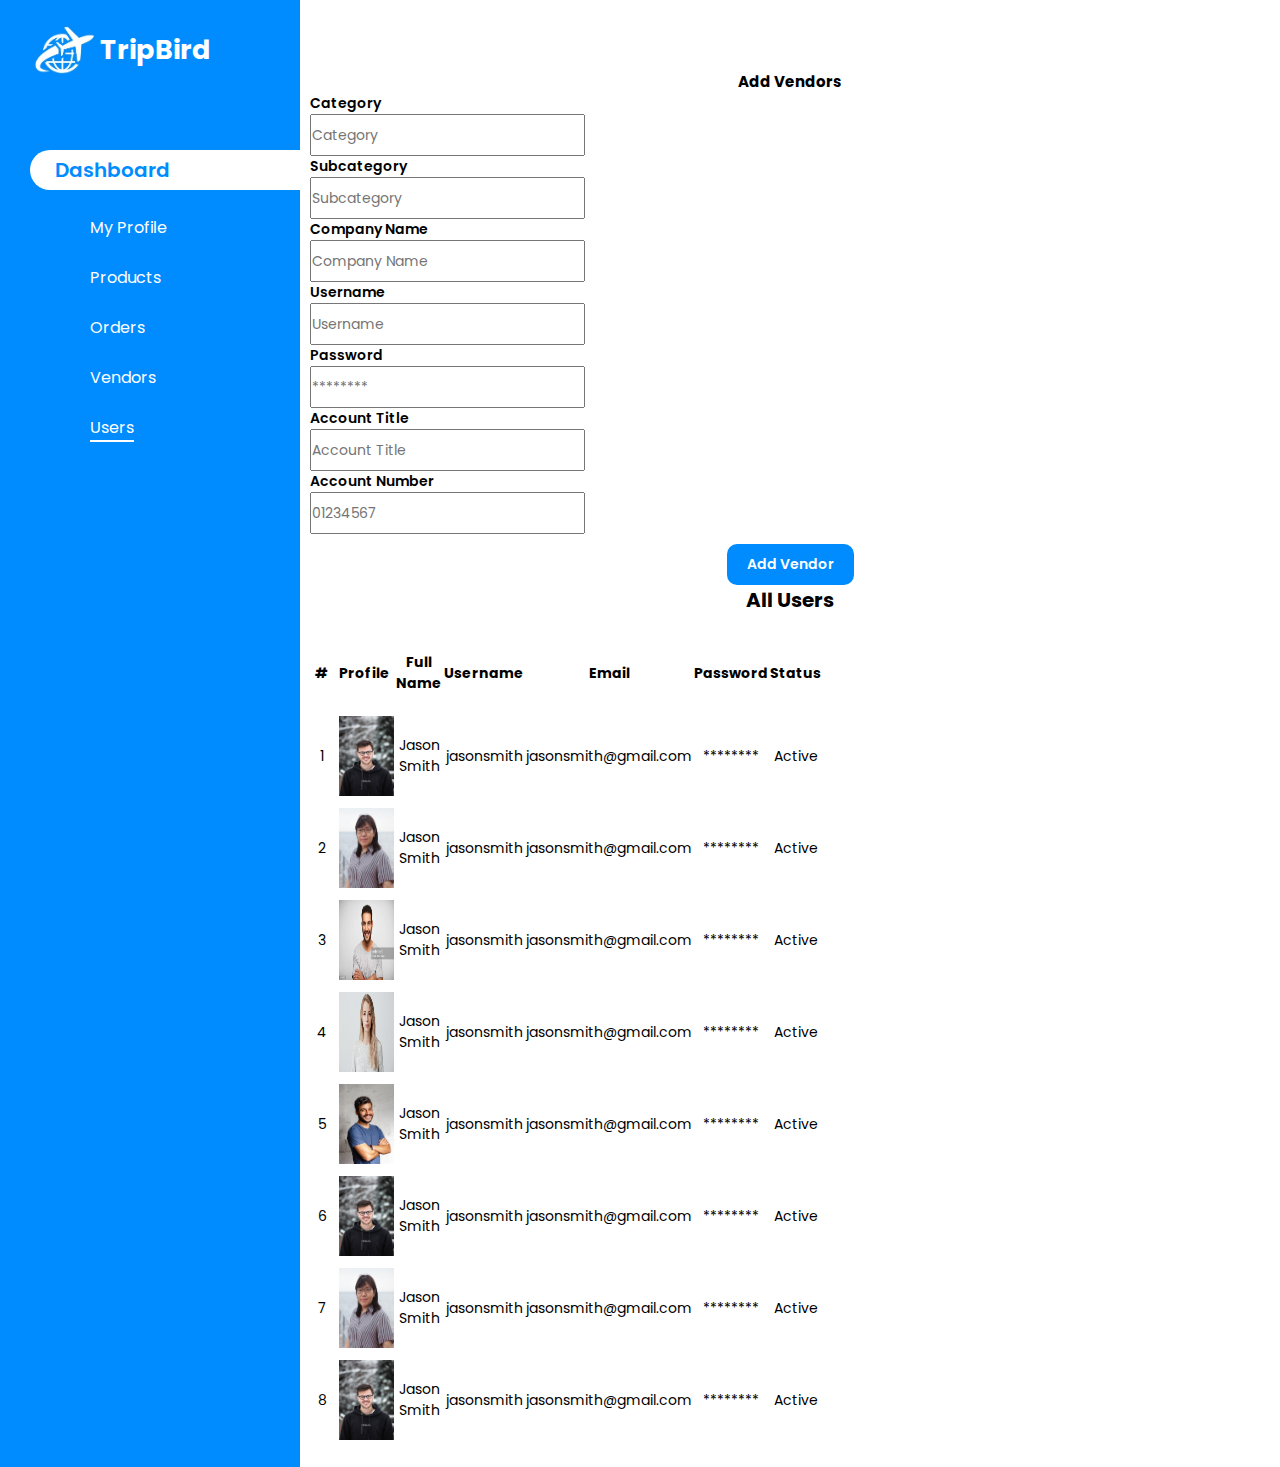
<file: users.html>
<!DOCTYPE html>
<html lang="en">

<head>
  <meta charset="UTF-8">
  <meta name="viewport" content="width=device-width, initial-scale=1.0">
  <link rel="preconnect" href="https://fonts.googleapis.com">
  <link rel="preconnect" href="https://fonts.gstatic.com" crossorigin>
  <link
    href="https://fonts.googleapis.com/css2?family=Caprasimo&family=Kaushan+Script&family=Poppins:ital,wght@0,100;0,200;0,300;0,400;0,500;0,600;0,700;0,800;0,900;1,100;1,200;1,300;1,400;1,500;1,600;1,700;1,800;1,900&display=swap"
    rel="stylesheet">
  <link rel="stylesheet" href="https://cdnjs.cloudflare.com/ajax/libs/font-awesome/6.4.2/css/all.min.css"
    integrity="sha512-z3gLpd7yknf1YoNbCzqRKc4qyor8gaKU1qmn+CShxbuBusANI9QpRohGBreCFkKxLhei6S9CQXFEbbKuqLg0DA=="
    crossorigin="anonymous" referrerpolicy="no-referrer" />
  <link rel="stylesheet" href="https://cdn.jsdelivr.net/npm/bootstrap@4.1.3/dist/css/bootstrap.min.css"
    integrity="sha384-MCw98/SFnGE8fJT3GXwEOngsV7Zt27NXFoaoApmYm81iuXoPkFOJwJ8ERdknLPMO" crossorigin="anonymous">
  <link rel="shortcut icon" href="./assets/favicon.jpeg" type="image/x-icon">
  <link rel="stylesheet" href="./css/users.css">
  <title>Admin Dashboard | Users</title>
</head>

<body>
  <div class="fullcontainer">
    <div class="sidebar">
      <div class="sidebar-brand">
        <div class="logo"><img src="./assets/favicon.jpeg" alt="">
          <h1>TripBird</h1>
        </div>
        <p class="dashboard"><i class="fa-solid fa-gauge"></i><a href="">Dashboard</a></p>
        <ul>
          <li><i class="fa-solid fa-user"></i><a href="adminprofile.html">My Profile</a></li>
          <li><i class="fa-brands fa-shopify"></i><a href="./products.html">Products</a></li>
          <li><i class="fa-solid fa-truck-fast"></i><a href="/order.html">Orders</a></li>
          <li><i class="fa-solid fa-warehouse"></i><a href="/vendors.html">Vendors</a></li>
          <li><i class="fa-solid fa-users"></i><a href="users.html" style="border-bottom: 0.2rem solid white;">Users</a></li>
        </ul>
      </div>
    </div>
    <div class="products">
      <!-- <div class="add"><button class="add" type="button" data-toggle="modal" data-target=".bd-example-modal-lg">Add
          Vendors</button></div> -->
      <!-- Button trigger modal -->


      <!-- Modal -->
      <!-- Large modal -->


      <div class="modal fade bd-example-modal-lg" tabindex="-1" role="dialog" aria-labelledby="myLargeModalLabel"
        aria-hidden="true">
        <div class="modal-dialog modal-lg">
          <div class="modal-content">
            <h2>Add Vendors</h1>
              <form>
                <div class="form-group row">
                  <label for="category" class="col-sm-2 col-form-label">Category</label>
                  <div class="col-sm-10">
                    <input type="text" class="form-control" id="category" placeholder="Category" required>
                  </div>
                </div>
                <div class="form-group row">
                  <label for="subcategory" class="col-sm-2 col-form-label">Subcategory</label>
                  <div class="col-sm-10">
                    <input type="text" class="form-control" id="subcategory" placeholder="Subcategory" required>
                  </div>
                </div>
                <div class="form-group row">
                  <label for="brand" class="col-sm-2 col-form-label">Company Name</label>
                  <div class="col-sm-10">
                    <input type="text" class="form-control" id="brand" placeholder="Company Name" required>
                  </div>
                </div>
                <div class="form-group row">
                  <label for="title" class="col-sm-2 col-form-label">Username</label>
                  <div class="col-sm-10">
                    <input type="text" class="form-control" id="title" placeholder="Username" required>
                  </div>
                </div>
                <div class="form-group row">
                  <label for="title" class="col-sm-2 col-form-label">Password</label>
                  <div class="col-sm-10">
                    <input type="text" class="form-control" id="title" placeholder="********" required>
                  </div>
                </div>
                <!-- <div class="form-group row">
                                    <label for="title" class="col-sm-2 col-form-label">Title</label>
                                    
                                        <div class="col-sm-5">
                                            <input type="file" class="form-control" id="inputGroupFile01" >
                                            <label class="cf custom-file-label ml-4 py-1" for="inputGroupFile01">Choose file</label>

                                          
                                    </div>
                                  </div> -->
                <div class="form-group row">
                  <label for="description" class="col-sm-2 col-form-label">Account Title</label>
                  <div class="col-sm-10">
                    <input type="text" class="form-control" id="description" placeholder="Account Title" required>
                  </div>
                </div>
                <div class="form-group row">
                  <label for="price" class="col-sm-2 col-form-label">Account Number</label>
                  <div class="col-sm-10">
                    <input type="text" class="form-control" id="price" placeholder="01234567" required>
                  </div>
                </div>
                <!-- <fieldset class="form-group">
                                  <div class="row">
                                    <legend class="col-form-label col-sm-2 pt-0">Radios</legend>
                                    <div class="col-sm-10">
                                      <div class="form-check">
                                        <input class="form-check-input" type="radio" name="gridRadios" id="gridRadios1" value="option1" checked>
                                        <label class="form-check-label" for="gridRadios1">
                                          First radio
                                        </label>
                                      </div>
                                      <div class="form-check">
                                        <input class="form-check-input" type="radio" name="gridRadios" id="gridRadios2" value="option2">
                                        <label class="form-check-label" for="gridRadios2">
                                          Second radio
                                        </label>
                                      </div>
                                      <div class="form-check disabled">
                                        <input class="form-check-input" type="radio" name="gridRadios" id="gridRadios3" value="option3" disabled>
                                        <label class="form-check-label" for="gridRadios3">
                                          Third disabled radio
                                        </label>
                                      </div>
                                    </div>
                                  </div>
                                </fieldset>
                                <div class="form-group row">
                                  <div class="col-sm-2">Checkbox</div>
                                  <div class="col-sm-10">
                                    <div class="form-check">
                                      <input class="form-check-input" type="checkbox" id="gridCheck1">
                                      <label class="form-check-label" for="gridCheck1">
                                        Example checkbox
                                      </label>
                                    </div>
                                  </div>
                                </div> -->


                <div class="form-group row">
                  <div class="button col-sm-12">
                    <button type="submit">Add Vendor</button>
                  </div>
                </div>
              </form>
          </div>
        </div>
      </div>

      <table class="table">
        <h1>All Users</h1>
        <thead class="thead">
          <tr>
            <th scope="col">#</th>
            <th scope="col">Profile</th>
            <th scope="col">Full Name</th>
            <th scope="col">Username</th>
            <th scope="col">Email</th>
            <th scope="col">Password</th>
            <th scope="col">Status</th>
            <th></th>
          </tr>
        </thead>
        <tbody>
          <tr>
            <td scope="row">1</td>
            <td class="images"><img class="users" src="/assets/man 1.jpeg" alt=""></td>
            <td>Jason Smith</td>
            <td>jasonsmith</td>
            <td>jasonsmith@gmail.com</td>
            <td>********</td>
            <td>Active</td>
            <td>
              <div class="buttons">
                <i class="fa-regular fa-pen-to-square"></i>
                <i class="fa-regular fa-trash-can"></i>
              </div>
            </td>
          </tr>
          <tr>
            <td scope="row">2</td>
            <td class="images"><img class="users" src="/assets/woman 1.jpg" alt=""></td>
            <td>Jason Smith</td>
            <td>jasonsmith</td>
            <td>jasonsmith@gmail.com</td>
            <td>********</td>
            <td>Active</td>
            <td>
              <div class="buttons">
                <i class="fa-regular fa-pen-to-square"></i>
                <i class="fa-regular fa-trash-can"></i>
              </div>
            </td>
          </tr>
          <tr>
            <td scope="row">3</td>
            <td class="images"><img class="users" src="/assets/man 2.jpg" alt=""></td>
            <td>Jason Smith</td>
            <td>jasonsmith</td>
            <td>jasonsmith@gmail.com</td>
            <td>********</td>
            <td>Active</td>
            <td>
              <div class="buttons">
                <i class="fa-regular fa-pen-to-square"></i>
                <i class="fa-regular fa-trash-can"></i>
              </div>
            </td>
          </tr>
          <tr>
            <td scope="row">4</td>
            <td class="images"><img class="users" src="/assets/woman 2.avif" alt=""></td>
            <td>Jason Smith</td>
            <td>jasonsmith</td>
            <td>jasonsmith@gmail.com</td>
            <td>********</td>
            <td>Active</td>
            <td>
              <div class="buttons">
                <i class="fa-regular fa-pen-to-square"></i>
                <i class="fa-regular fa-trash-can"></i>
              </div>
            </td>
          </tr>
          <tr>
            <td scope="row">5</td>
            <td class="images"><img class="users" src="/assets/man 3.jpeg" alt=""></td>
            <td>Jason Smith</td>
            <td>jasonsmith</td>
            <td>jasonsmith@gmail.com</td>
            <td>********</td>
            <td>Active</td>
            <td>
              <div class="buttons">
                <i class="fa-regular fa-pen-to-square"></i>
                <i class="fa-regular fa-trash-can"></i>
              </div>
            </td>
          </tr>
          <tr>
            <td scope="row">6</td>
            <td class="images"><img class="users" src="/assets/man 1.jpeg" alt=""></td>
            <td>Jason Smith</td>
            <td>jasonsmith</td>
            <td>jasonsmith@gmail.com</td>
            <td>********</td>
            <td>Active</td>
            <td>
              <div class="buttons">
                <i class="fa-regular fa-pen-to-square"></i>
                <i class="fa-regular fa-trash-can"></i>
              </div>
            </td>
          </tr>
          <tr>
            <td scope="row">7</td>
            <td class="images"><img class="users" src="/assets/woman 1.jpg" alt=""></td>
            <td>Jason Smith</td>
            <td>jasonsmith</td>
            <td>jasonsmith@gmail.com</td>
            <td>********</td>
            <td>Active</td>
            <td>
              <div class="buttons">
                <i class="fa-regular fa-pen-to-square"></i>
                <i class="fa-regular fa-trash-can"></i>
              </div>
            </td>
          </tr>
          <tr>
            <td scope="row">8</td>
            <td class="images"><img class="users" src="/assets/man 1.jpeg" alt=""></td>
            <td>Jason Smith</td>
            <td>jasonsmith</td>
            <td>jasonsmith@gmail.com</td>
            <td>********</td>
            <td>Active</td>
            <td>
              <div class="buttons">
                <i class="fa-regular fa-pen-to-square"></i>
                <i class="fa-regular fa-trash-can"></i>
              </div>
            </td>
          </tr>

        </tbody>
      </table>
      <!-- <table class="table">
        <h1>All Products</h1>
        <thead class="thead">
          <tr>
            <th scope="col">#</th>
            <th scope="col">Product Category</th>
            <th scope="col">Product SubCategory</th>
            <th scope="col">Product Brand</th>
            <th scope="col">Title</th>
            <th scope="col">Image</th>
            <th scope="col">Description</th>
            <th scope="col">Price</th>
            <th></th>
          </tr>
        </thead>
        <tbody>
          <tr>
            <td scope="row">1</td>
            <td>Travel Gears</td>
            <td>Back Packs</td>
            <td>Wrangler</td>
            <td>Wrangler BackPack</td>
            <td class="images"><img class="jacketimage" src="./assets/backpack1.jpg" alt=""><img
              class="luggageimage" src="./assets/backpack11.jpg" alt=""><img
              class="jacketimage" src="./assets/backpack12.jpg" alt=""></td>
            <td>A soft and light-weighted back pack which provides a huge space and an absolute comfort.
            </td>
            <td>Rs. 5000</td>
            <td>
              <div class="buttons">
                <button class="edit" type="submit">Edit</button>
                <button class="delete" type="submit">Delete</button>
                <button class="disable" type="submit">Disable</button>
              </div>
            </td>
          </tr>
          <tr>
            <td scope="row">2</td>
            <td>Adventure Gears</td>
            <td>Camping Accessories</td>
            <td>Wrangler</td>
            <td>Wrangler Camp Chair</td>
            <td class="images"><img class="jacketimage" src="./assets/camp1.jpg" alt=""><img
              class="jacketimage" src="./assets/camp11.jpg" alt=""></td>
            <td>A soft and comfortable sitting which provides the flexibily to take it anywhere and enjoy
              the best vacation</td>
            <td>Rs. 5000</td>
            <td>
              <div class="buttons">
                <button class="edit" type="submit">Edit</button>
                <button class="delete" type="submit">Delete</button>
                <button class="disable" type="submit">Disable</button>
              </div>
            </td>
          </tr>

        </tbody>
      </table> -->

      

    </div>

  </div>
  <script src="https://code.jquery.com/jquery-3.3.1.slim.min.js"
    integrity="sha384-q8i/X+965DzO0rT7abK41JStQIAqVgRVzpbzo5smXKp4YfRvH+8abtTE1Pi6jizo"
    crossorigin="anonymous"></script>
  <script src="https://cdn.jsdelivr.net/npm/popper.js@1.14.3/dist/umd/popper.min.js"
    integrity="sha384-ZMP7rVo3mIykV+2+9J3UJ46jBk0WLaUAdn689aCwoqbBJiSnjAK/l8WvCWPIPm49"
    crossorigin="anonymous"></script>
  <script src="https://cdn.jsdelivr.net/npm/bootstrap@4.1.3/dist/js/bootstrap.min.js"
    integrity="sha384-ChfqqxuZUCnJSK3+MXmPNIyE6ZbWh2IMqE241rYiqJxyMiZ6OW/JmZQ5stwEULTy"
    crossorigin="anonymous"></script>
    <script>
      function handleFileSelect(event) {
          const fileList = document.getElementById('fileList');
          

          const files = event.target.files;
          
          for (let i = 0; i < files.length; i++) {
              const file = files[i];
              const listItem = document.createElement('li');
              const image = document.createElement('img');
              image.src = URL.createObjectURL(file);
              image.style.width = "10%"; 
              image.style.height = "20%"; 
              

              listItem.textContent = file.name;
              listItem.appendChild(image);
              fileList.appendChild(listItem);

              // Clean up the URL created for the image to prevent memory leaks
              URL.revokeObjectURL(file);
          }
      }
  </script>
</body>

</html>
</file>
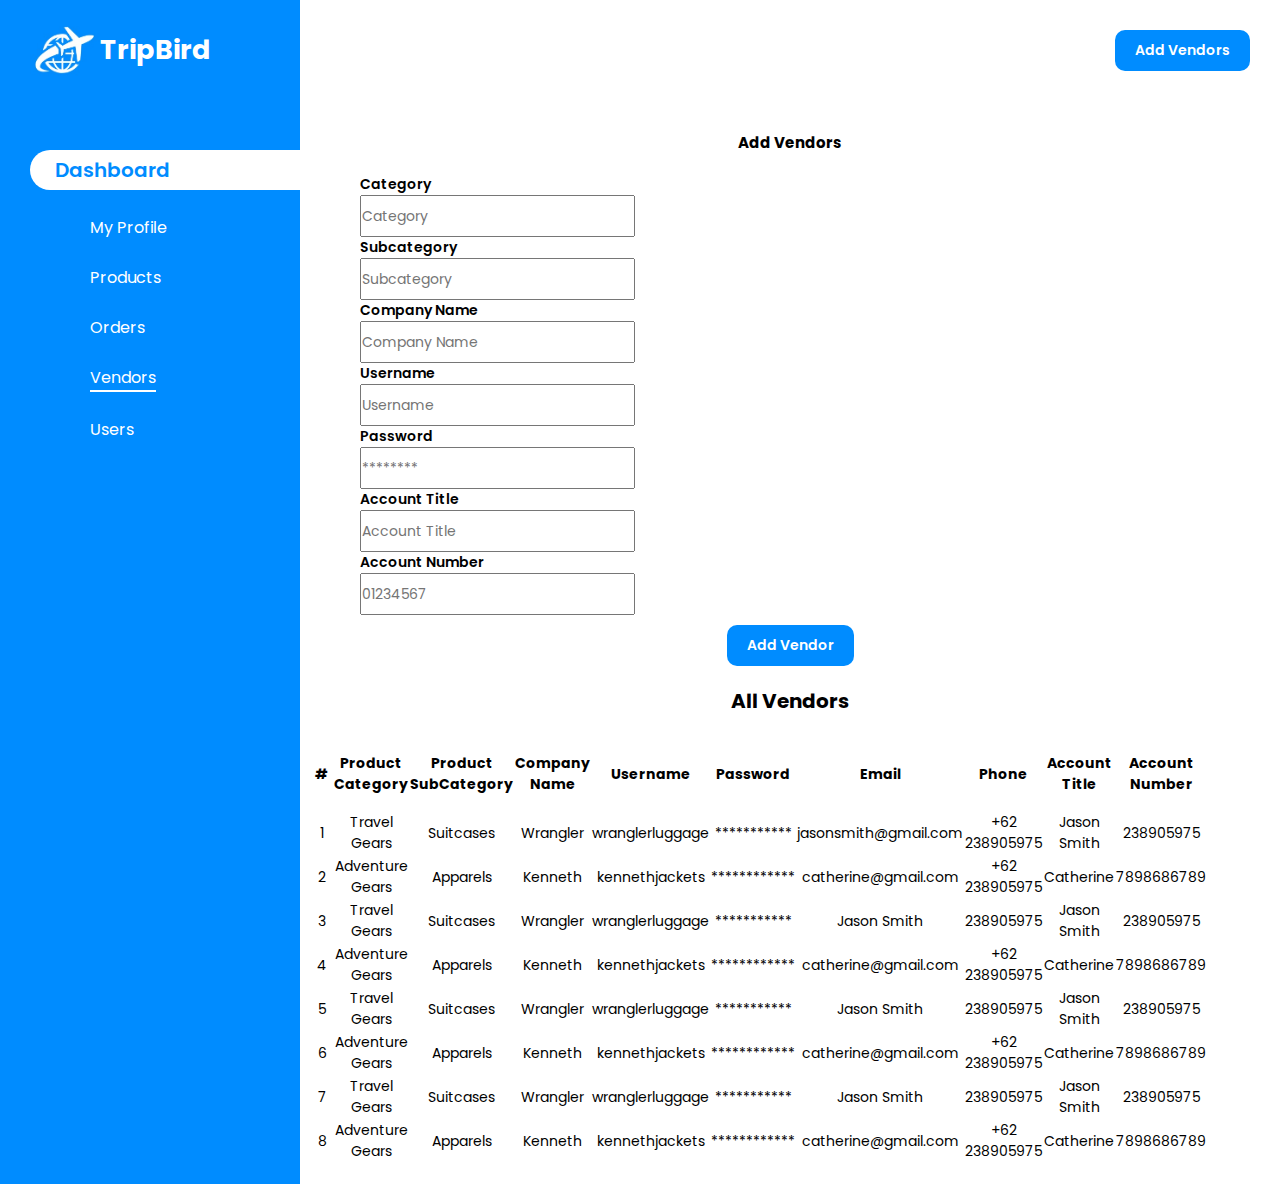
<file: vendors.html>
<!DOCTYPE html>
<html lang="en">

<head>
  <meta charset="UTF-8">
  <meta name="viewport" content="width=device-width, initial-scale=1.0">
  <link rel="preconnect" href="https://fonts.googleapis.com">
  <link rel="preconnect" href="https://fonts.gstatic.com" crossorigin>
  <link
    href="https://fonts.googleapis.com/css2?family=Caprasimo&family=Kaushan+Script&family=Poppins:ital,wght@0,100;0,200;0,300;0,400;0,500;0,600;0,700;0,800;0,900;1,100;1,200;1,300;1,400;1,500;1,600;1,700;1,800;1,900&display=swap"
    rel="stylesheet">
  <link rel="stylesheet" href="https://cdnjs.cloudflare.com/ajax/libs/font-awesome/6.4.2/css/all.min.css"
    integrity="sha512-z3gLpd7yknf1YoNbCzqRKc4qyor8gaKU1qmn+CShxbuBusANI9QpRohGBreCFkKxLhei6S9CQXFEbbKuqLg0DA=="
    crossorigin="anonymous" referrerpolicy="no-referrer" />
  <link rel="stylesheet" href="https://cdn.jsdelivr.net/npm/bootstrap@4.1.3/dist/css/bootstrap.min.css"
    integrity="sha384-MCw98/SFnGE8fJT3GXwEOngsV7Zt27NXFoaoApmYm81iuXoPkFOJwJ8ERdknLPMO" crossorigin="anonymous">
  <link rel="shortcut icon" href="./assets/favicon.jpeg" type="image/x-icon">
  <link rel="stylesheet" href="./css/vendors.css">
  <title>Admin Dashboard | Vendors</title>
</head>

<body>
  <div class="fullcontainer">
    <div class="sidebar">
      <div class="sidebar-brand">
        <div class="logo"><img src="./assets/favicon.jpeg" alt="">
          <h1>TripBird</h1>
        </div>
        <p class="dashboard"><i class="fa-solid fa-gauge"></i><a href="">Dashboard</a></p>
        <ul>
          <li><i class="fa-solid fa-user"></i><a href="adminprofile.html">My Profile</a></li>
          <li><i class="fa-brands fa-shopify"></i><a href="./products.html">Products</a></li>
          <li><i class="fa-solid fa-truck-fast"></i><a href="order.html">Orders</a></li>
          <li><i class="fa-solid fa-warehouse"></i><a href="/vendors.html" style="border-bottom: 0.2rem solid white;">Vendors</a></li>
          <li><i class="fa-solid fa-users"></i><a href="users.html">Users</a></li>
        </ul>
      </div>
    </div>
    <div class="products">
      <div class="add"><button class="add" type="button" data-toggle="modal" data-target=".bd-example-modal-lg">Add
          Vendors</button></div>
      <!-- Button trigger modal -->


      <!-- Modal -->
      <!-- Large modal -->


      <div class="modal fade bd-example-modal-lg" tabindex="-1" role="dialog" aria-labelledby="myLargeModalLabel"
        aria-hidden="true">
        <div class="modal-dialog modal-lg">
          <div class="modal-content">
            <h2>Add Vendors</h1>
              <form>
                <div class="form-group row">
                  <label for="category" class="col-sm-2 col-form-label">Category</label>
                  <div class="col-sm-10">
                    <input type="text" class="form-control" id="category" placeholder="Category" required>
                  </div>
                </div>
                <div class="form-group row">
                  <label for="subcategory" class="col-sm-2 col-form-label">Subcategory</label>
                  <div class="col-sm-10">
                    <input type="text" class="form-control" id="subcategory" placeholder="Subcategory" required>
                  </div>
                </div>
                <div class="form-group row">
                  <label for="brand" class="col-sm-2 col-form-label">Company Name</label>
                  <div class="col-sm-10">
                    <input type="text" class="form-control" id="brand" placeholder="Company Name" required>
                  </div>
                </div>
                <div class="form-group row">
                  <label for="title" class="col-sm-2 col-form-label">Username</label>
                  <div class="col-sm-10">
                    <input type="text" class="form-control" id="title" placeholder="Username" required>
                  </div>
                </div>
                <div class="form-group row">
                  <label for="title" class="col-sm-2 col-form-label">Password</label>
                  <div class="col-sm-10">
                    <input type="text" class="form-control" id="title" placeholder="********" required>
                  </div>
                </div>
                <!-- <div class="form-group row">
                                    <label for="title" class="col-sm-2 col-form-label">Title</label>
                                    
                                        <div class="col-sm-5">
                                            <input type="file" class="form-control" id="inputGroupFile01" >
                                            <label class="cf custom-file-label ml-4 py-1" for="inputGroupFile01">Choose file</label>

                                          
                                    </div>
                                  </div> -->
                <div class="form-group row">
                  <label for="description" class="col-sm-2 col-form-label">Account Title</label>
                  <div class="col-sm-10">
                    <input type="text" class="form-control" id="description" placeholder="Account Title" required>
                  </div>
                </div>
                <div class="form-group row">
                  <label for="price" class="col-sm-2 col-form-label">Account Number</label>
                  <div class="col-sm-10">
                    <input type="text" class="form-control" id="price" placeholder="01234567" required>
                  </div>
                </div>
                <!-- <fieldset class="form-group">
                                  <div class="row">
                                    <legend class="col-form-label col-sm-2 pt-0">Radios</legend>
                                    <div class="col-sm-10">
                                      <div class="form-check">
                                        <input class="form-check-input" type="radio" name="gridRadios" id="gridRadios1" value="option1" checked>
                                        <label class="form-check-label" for="gridRadios1">
                                          First radio
                                        </label>
                                      </div>
                                      <div class="form-check">
                                        <input class="form-check-input" type="radio" name="gridRadios" id="gridRadios2" value="option2">
                                        <label class="form-check-label" for="gridRadios2">
                                          Second radio
                                        </label>
                                      </div>
                                      <div class="form-check disabled">
                                        <input class="form-check-input" type="radio" name="gridRadios" id="gridRadios3" value="option3" disabled>
                                        <label class="form-check-label" for="gridRadios3">
                                          Third disabled radio
                                        </label>
                                      </div>
                                    </div>
                                  </div>
                                </fieldset>
                                <div class="form-group row">
                                  <div class="col-sm-2">Checkbox</div>
                                  <div class="col-sm-10">
                                    <div class="form-check">
                                      <input class="form-check-input" type="checkbox" id="gridCheck1">
                                      <label class="form-check-label" for="gridCheck1">
                                        Example checkbox
                                      </label>
                                    </div>
                                  </div>
                                </div> -->


                <div class="form-group row">
                  <div class="button col-sm-12">
                    <button type="submit">Add Vendor</button>
                  </div>
                </div>
              </form>
          </div>
        </div>
      </div>

      <table class="table">
        <h1>All Vendors</h1>
        <thead class="thead">
          <tr>
            <th scope="col">#</th>
            <th scope="col">Product Category</th>
            <th scope="col">Product SubCategory</th>
            <th scope="col">Company Name</th>
            <th scope="col">Username</th>
            <th scope="col">Password</th>
            <th scope="col">Email</th>
            <th scope="col">Phone</th>
            <th scope="col">Account Title</th>
            <th scope="col">Account Number</th>
            <th></th>
          </tr>
        </thead>
        <tbody>
          <tr>
            <td scope="row">1</td>
            <td>Travel Gears</td>
            <td>Suitcases</td>
            <td>Wrangler</td>
            <td>wranglerluggage</td>
            <td>***********</td>
            <td>jasonsmith@gmail.com</td>
            <td>+62 238905975</td>
            <td>Jason Smith</td>
            <td>238905975</td>
            <td>
              <div class="buttons">
                <i class="fa-regular fa-pen-to-square"></i>
                <i class="fa-regular fa-trash-can"></i>
              </div>
            </td>
          </tr>
          <tr>
            <td scope="row">2</td>
            <td>Adventure Gears</td>
            <td>Apparels</td>
            <td>Kenneth</td>
            <td>kennethjackets</td>
            <td>************</td>
            <td>catherine@gmail.com</td>
            <td>+62 238905975</td>
            <td>Catherine</td>
            <td>7898686789</td>
            <td>
              <div class="buttons">
                <i class="fa-regular fa-pen-to-square"></i>
                <i class="fa-regular fa-trash-can"></i>
              </div>
            </td>
          </tr>
          <tr>
            <td scope="row">3</td>
            <td>Travel Gears</td>
            <td>Suitcases</td>
            <td>Wrangler</td>
            <td>wranglerluggage</td>
            <td>***********</td>
            <td>Jason Smith</td>
            <td>238905975</td>
            <td>Jason Smith</td>
            <td>238905975</td>
            <td>
              <div class="buttons">
                <i class="fa-regular fa-pen-to-square"></i>
                <i class="fa-regular fa-trash-can"></i>
              </div>
            </td>
          </tr>
          <tr>
            <td scope="row">4</td>
            <td>Adventure Gears</td>
            <td>Apparels</td>
            <td>Kenneth</td>
            <td>kennethjackets</td>
            <td>************</td>
            <td>catherine@gmail.com</td>
            <td>+62 238905975</td>
            <td>Catherine</td>
            <td>7898686789</td>
            <td>
              <div class="buttons">
                <i class="fa-regular fa-pen-to-square"></i>
                <i class="fa-regular fa-trash-can"></i>
              </div>
            </td>
          </tr>
          <tr>
            <td scope="row">5</td>
            <td>Travel Gears</td>
            <td>Suitcases</td>
            <td>Wrangler</td>
            <td>wranglerluggage</td>
            <td>***********</td>
            <td>Jason Smith</td>
            <td>238905975</td>
            <td>Jason Smith</td>
            <td>238905975</td>
            <td>
              <div class="buttons">
                <i class="fa-regular fa-pen-to-square"></i>
                <i class="fa-regular fa-trash-can"></i>
              </div>
            </td>
          </tr>
          <tr>
            <td scope="row">6</td>
            <td>Adventure Gears</td>
            <td>Apparels</td>
            <td>Kenneth</td>
            <td>kennethjackets</td>
            <td>************</td>
            <td>catherine@gmail.com</td>
            <td>+62 238905975</td>
            <td>Catherine</td>
            <td>7898686789</td>
            <td>
              <div class="buttons">
                <i class="fa-regular fa-pen-to-square"></i>
                <i class="fa-regular fa-trash-can"></i>
              </div>
            </td>
          </tr>
          <tr>
            <td scope="row">7</td>
            <td>Travel Gears</td>
            <td>Suitcases</td>
            <td>Wrangler</td>
            <td>wranglerluggage</td>
            <td>***********</td>
            <td>Jason Smith</td>
            <td>238905975</td>
            <td>Jason Smith</td>
            <td>238905975</td>
            <td>
              <div class="buttons">
                <i class="fa-regular fa-pen-to-square"></i>
                <i class="fa-regular fa-trash-can"></i>
              </div>
            </td>
          </tr>
          <tr>
            <td scope="row">8</td>
            <td>Adventure Gears</td>
            <td>Apparels</td>
            <td>Kenneth</td>
            <td>kennethjackets</td>
            <td>************</td>
            <td>catherine@gmail.com</td>
            <td>+62 238905975</td>
            <td>Catherine</td>
            <td>7898686789</td>
            <td>
              <div class="buttons">
                <i class="fa-regular fa-pen-to-square"></i>
                <i class="fa-regular fa-trash-can"></i>
              </div>
            </td>
          </tr>

        </tbody>
      </table>
      <!-- <table class="table">
        <h1>All Products</h1>
        <thead class="thead">
          <tr>
            <th scope="col">#</th>
            <th scope="col">Product Category</th>
            <th scope="col">Product SubCategory</th>
            <th scope="col">Product Brand</th>
            <th scope="col">Title</th>
            <th scope="col">Image</th>
            <th scope="col">Description</th>
            <th scope="col">Price</th>
            <th></th>
          </tr>
        </thead>
        <tbody>
          <tr>
            <td scope="row">1</td>
            <td>Travel Gears</td>
            <td>Back Packs</td>
            <td>Wrangler</td>
            <td>Wrangler BackPack</td>
            <td class="images"><img class="jacketimage" src="./assets/backpack1.jpg" alt=""><img
              class="luggageimage" src="./assets/backpack11.jpg" alt=""><img
              class="jacketimage" src="./assets/backpack12.jpg" alt=""></td>
            <td>A soft and light-weighted back pack which provides a huge space and an absolute comfort.
            </td>
            <td>Rs. 5000</td>
            <td>
              <div class="buttons">
                <button class="edit" type="submit">Edit</button>
                <button class="delete" type="submit">Delete</button>
                <button class="disable" type="submit">Disable</button>
              </div>
            </td>
          </tr>
          <tr>
            <td scope="row">2</td>
            <td>Adventure Gears</td>
            <td>Camping Accessories</td>
            <td>Wrangler</td>
            <td>Wrangler Camp Chair</td>
            <td class="images"><img class="jacketimage" src="./assets/camp1.jpg" alt=""><img
              class="jacketimage" src="./assets/camp11.jpg" alt=""></td>
            <td>A soft and comfortable sitting which provides the flexibily to take it anywhere and enjoy
              the best vacation</td>
            <td>Rs. 5000</td>
            <td>
              <div class="buttons">
                <button class="edit" type="submit">Edit</button>
                <button class="delete" type="submit">Delete</button>
                <button class="disable" type="submit">Disable</button>
              </div>
            </td>
          </tr>

        </tbody>
      </table> -->

      

    </div>

  </div>
  <script src="https://code.jquery.com/jquery-3.3.1.slim.min.js"
    integrity="sha384-q8i/X+965DzO0rT7abK41JStQIAqVgRVzpbzo5smXKp4YfRvH+8abtTE1Pi6jizo"
    crossorigin="anonymous"></script>
  <script src="https://cdn.jsdelivr.net/npm/popper.js@1.14.3/dist/umd/popper.min.js"
    integrity="sha384-ZMP7rVo3mIykV+2+9J3UJ46jBk0WLaUAdn689aCwoqbBJiSnjAK/l8WvCWPIPm49"
    crossorigin="anonymous"></script>
  <script src="https://cdn.jsdelivr.net/npm/bootstrap@4.1.3/dist/js/bootstrap.min.js"
    integrity="sha384-ChfqqxuZUCnJSK3+MXmPNIyE6ZbWh2IMqE241rYiqJxyMiZ6OW/JmZQ5stwEULTy"
    crossorigin="anonymous"></script>
    <script>
      function handleFileSelect(event) {
          const fileList = document.getElementById('fileList');
          

          const files = event.target.files;
          
          for (let i = 0; i < files.length; i++) {
              const file = files[i];
              const listItem = document.createElement('li');
              const image = document.createElement('img');
              image.src = URL.createObjectURL(file);
              image.style.width = "10%"; 
              image.style.height = "20%"; 
              

              listItem.textContent = file.name;
              listItem.appendChild(image);
              fileList.appendChild(listItem);

              // Clean up the URL created for the image to prevent memory leaks
              URL.revokeObjectURL(file);
          }
      }
  </script>
</body>

</html>
</file>
<file: css/index.css>
* {
  margin: 0;
  padding: 0;
  box-sizing: border-box;
  font-family: 'Poppins', sans-serif;
}
html {
  font-size: 62.5%; /* 1rem = 10px */
  overflow-x: hidden;
}
body {
  max-width: 100%;
  height: auto;
  font-family: 'Poppins', sans-serif;
}
:root {
  --color-black: rgb(0, 0, 0);
  --color-white: rgb(255, 255, 255);
  --color-primary: rgb(0, 140, 255);
  --color-primary-dark: rgb(3, 115, 207);
  --color-red: rgb(255, 0, 0);
}
a {
  text-decoration: none;
}
li {
  list-style: none;
}
.fullcontainer {
  display: grid;
  grid-template-columns: 30rem repeat(4, 1fr);
  grid-template-rows: 100vh;
}
.sidebar {
  background: var(--color-primary);

  padding-left: 3rem;
}
.sidebar .logo {
  display: grid;
  grid-template-columns: repeat(2, min-content);
  align-items: center;
  justify-items: center;
  margin: 2rem 0 7rem 0;
  color: var(--color-white);
}
.sidebar .logo img {
  width: 7rem;
  height: 6rem;
}
.sidebar .logo h1 {
  font-size: 2.7rem;
}
.sidebar .dashboard {
  background-color: var(--color-white);
  border-top-left-radius: 2rem;
  border-bottom-left-radius: 2rem;
  padding: 0.5rem 1rem;
  font-size: 2rem;
  font-weight: 500;
  margin-bottom: 2.5rem;
}
.sidebar .dashboard a {
  color: var(--color-primary);
  font-weight: 600;
}
.sidebar .dashboard i {
  font-size: 1.8rem;
  padding-right: 1.5rem;
  color: var(--color-primary);
}
.sidebar ul li {
  padding-left: 1rem;
  margin-bottom: 2.5rem;
  display: grid;
  align-items: center;
  grid-template-columns: 5rem max-content;
}
.sidebar ul li a {
  font-size: 1.6rem;
  color: var(--color-white);
}
.sidebar ul li a:hover {
  text-decoration: underline;
}
.sidebar ul li i {
  font-size: 1.7rem;

  color: var(--color-white);
}

/* Login */
.container {
  margin: 10rem auto;
  height: 60vh;
  width: 25vw;
  /* background-color: pink; */
  box-shadow: 8px 10px 20px rgba(0, 0, 0, 0.226);
}
.inside-container {
  padding: 4rem;
  display: flex;
  flex-direction: column;
  justify-content: center;
  align-items: center;
  row-gap: 3.5rem;
}
h1 {
  font-weight: 800;
  font-size: 28px;
  color: var(--color-primary);
}
.main-label {
  font-size: 16px;
  margin-top: 2rem;
}
.input-box {
  padding: 0.5rem 0.5rem;
  font-size: 16px;
  border: none;
  outline: none;
  width: 25rem;
  margin: 0.5rem 0;
  color: var(--color-primary);
  border-bottom: 1px rgba(0, 0, 0, 0.76) solid;
}
.forgot-remember {
  display: flex;
  justify-content: space-between;
  align-items: center;
}
a {
  text-decoration: none;
  color: black;
  font-size: 12px;
  margin-top: 0.5rem;
}
.checkbox {
  margin-top: 0.5rem;
}
.remember {
  margin-top: 0;
  font-size: 12px;
}
button {
  width: 100%;
  margin-top: 3rem;
  border: none;
  padding: 0.5rem 0;
  color: white;
  background-color: var(--color-primary);
}
a {
  font-size: 16px;
  text-decoration: none;
  color: white;
}
</file>
<file: css/adminhomepage.css>
* {
  margin: 0;
  padding: 0;
  box-sizing: border-box;
  font-family: 'Poppins', sans-serif;
}

html {
  font-size: 62.5%;
  /* 1rem = 10px */
  overflow-x: hidden;
}

body {
  max-width: 100%;
  font-family: 'Poppins', sans-serif;
  height: auto;
}

:root {
  --color-lightblack: rgb(55, 55, 55);
  --color-black: rgb(0, 0, 0);
  --color-white: rgb(255, 255, 255);
  --color-primary: rgb(0, 140, 255);
  --color-primary-dark: rgb(3, 115, 207);
  --color-primary-dark: rgb(0, 102, 185);
  --color-red: rgb(255, 0, 0);
  --color-darkred: rgb(229, 0, 0);
  --color-grey: rgb(128, 128, 128);
  --color-darkgrey: rgb(103, 103, 103);
  --color-green: rgb(0, 128, 0);
  --color-greendark: rgb(1, 102, 1);
}

a {
  text-decoration: none;
}
button {
  border-radius: 1rem;
}
button:focus {
  border: none;
  outline: none;
}
li {
  list-style: none;
}
.table th {
  text-align: center;
}
.table td {
  text-align: center;
}
.fullcontainer {
  display: grid;
  grid-template-columns: 30rem 1fr;
  /* grid-template-rows: 100%; */
}

.sidebar {
  background: var(--color-primary);
  padding-left: 3rem;
  height: 123.5%;
}

.sidebar .logo {
  display: grid;
  grid-template-columns: repeat(2, min-content);
  align-items: center;
  justify-items: center;
  margin: 2rem 0 7rem 0;
  color: var(--color-white);
}

.sidebar .logo img {
  width: 7rem;
  height: 6rem;
}

.sidebar .logo h1 {
  font-size: 2.7rem;
}

.sidebar .dashboard {
  background-color: var(--color-white);
  border-top-left-radius: 2rem;
  border-bottom-left-radius: 2rem;
  padding: 0.5rem 1rem;
  font-size: 2rem;
  font-weight: 500;
  margin-bottom: 2.5rem;
}

.sidebar .dashboard a {
  color: var(--color-primary);
  font-weight: 600;
}

.sidebar .dashboard i {
  font-size: 1.8rem;
  padding-right: 1.5rem;
  color: var(--color-primary);
}

.sidebar ul li {
  padding-left: 1rem;
  margin-bottom: 2.5rem;
  display: grid;
  align-items: center;
  grid-template-columns: 5rem max-content;
}

.sidebar ul li a {
  font-size: 1.6rem;
  color: var(--color-white);
}

.sidebar ul li a:hover {
  text-decoration: underline;
}

.sidebar ul li i {
  font-size: 1.7rem;

  color: var(--color-white);
}
.dashboard {
  display: grid;
  grid-template-columns: 1fr 2fr 1fr;
  grid-template-rows: 1fr;
  margin-top: 2.5rem;
  height: 50px;
}
.dashboard .dashboard-heading {
  font-size: 3rem;
  font-weight: 600;
}
form {
  background-color: grey;
  border-radius: 25px;
  position: relative;
}
input {
  width: 100%;
  height: 100%;
  display: block;
  border-radius: 1.2rem;
  font-size: 1.5rem;
  padding: 0.4rem 1.5rem;
  padding-right: 4rem;
  border: none;
  box-shadow: 0 0 2px 2px grey;
}
input:focus {
  outline: none;
}
.search-btn {
  position: absolute;
  top: 0;
  right: 0;
  width: 50px;
  height: 100%;
  cursor: pointer;
  border: none;
  background: none;
  font-size: 1.8rem;
}
.search-btn i {
  color: rgb(93, 94, 95);
}
.icons {
  display: flex;
  justify-content: center;
  align-items: flex-start;
  height: 50px;
  position: absolute;
  right: 2%;
  top: 2%;
}
.icons a {
  color: var(--color-primary);
  font-size: 3rem;
  padding: 2rem;
}
.start-cards {
  display: grid;
  grid-template-columns: repeat(3, 250px);
  grid-template-rows: 100px;
  margin-top: 4rem;
  margin-left: 7rem;
  gap: 2.5rem;
}
.start-cards .boxes {
  border-radius: 0.7rem;
  background-color: var(--color-primary);
  color: var(--color-white);
  position: relative;
  text-align: center;
}
.start-cards .boxes:hover {
  box-shadow: 0 0 2px 2px rgba(0, 0, 0, 0.2);
}
.boxes h1 {
  position: absolute;
  top: 40%;
  left: 10%;
  padding-top: 1rem;
}
.boxes h3 {
  font-size: 1.5rem;
  position: absolute;
  top: 25%;
  left: 10%;
}
.table {
  margin-top: 2rem;
}
.table thead tr .first-row {
  font-size: 1.5rem;
}
.table tbody tr th img {
  width: 50px;
  height: 50px;
}
.table tbody tr td {
  font-size: 1.5rem;
}
.btn-group {
  gap: 1rem;
}

.top-hotels,
.booking-history {
  margin-top: 2.5rem;
  color: var(--color-grey);
  font-size: 2rem;
  font-weight: normal;
}
.cards {
  display: flex;
  width: 100%; /* Adjust the width as needed */
  flex-wrap: wrap;
  gap: 3rem;
  margin: 2rem 5rem;
  border-radius: 3px;
  height: 30vh;
}
.card-body .card-text {
  font-size: 1.2rem;
  color: var(--color-grey);
}
.card:hover {
  box-shadow: 0 0 2px 2px rgba(0, 0, 0, 0.2);
}
</file>
<file: css/adminprofile.css>
* {
  margin: 0;
  padding: 0;
  box-sizing: border-box;
  font-family: 'Poppins', sans-serif;
}

html {
  font-size: 62.5%;
  /* 1rem = 10px */
  /* overflow-x: hidden; */
}

body {
  max-width: 100%;
  height: auto;
  font-family: 'Poppins', sans-serif;
}

:root {
  --color-lightblack: rgb(55, 55, 55);
  --color-black: rgb(0, 0, 0);
  --color-white: rgb(255, 255, 255);
  --color-primary: rgb(0, 140, 255);
  --color-primary-dark: rgb(3, 115, 207);
  --color-primary-dark: rgb(0, 102, 185);
  --color-red: rgb(255, 0, 0);
  --color-darkred: rgb(229, 0, 0);
  --color-grey: rgb(128, 128, 128);
  --color-darkgrey: rgb(103, 103, 103);
  --color-green: rgb(0, 128, 0);
  --color-greendark: rgb(1, 102, 1);
}

a {
  text-decoration: none;
}
button {
  border-radius: 1rem;
}
button:focus {
  border: none;
  outline: none;
}
li {
  list-style: none;
}
.table th {
  text-align: center;
}
.table td {
  text-align: center;
}

/* .table thead tr th:nth-child(7){
      text-align: left;
    } */
/* .table tbody tr td:nth-child(7){
      text-align: left;
    } */

.fullcontainer {
  display: grid;
  grid-template-columns: 30rem 1fr;
  grid-template-rows: 100%;
}

.sidebar {
  height: 100vh;
  background: var(--color-primary);

  padding-left: 3rem;
}

.sidebar .logo {
  display: grid;
  grid-template-columns: repeat(2, min-content);
  align-items: center;
  justify-items: center;
  margin: 2rem 0 7rem 0;
  color: var(--color-white);
}

.sidebar .logo img {
  width: 7rem;
  height: 6rem;
}

.sidebar .logo h1 {
  font-size: 2.7rem;
}

.sidebar .dashboard {
  background-color: var(--color-white);
  border-top-left-radius: 2rem;
  border-bottom-left-radius: 2rem;
  padding: 0.5rem 1rem;
  font-size: 2rem;
  font-weight: 500;
  margin-bottom: 2.5rem;
}

.sidebar .dashboard a {
  color: var(--color-primary);
  font-weight: 600;
}

.sidebar .dashboard i {
  font-size: 1.8rem;
  padding-right: 1.5rem;
  color: var(--color-primary);
}

.sidebar ul li {
  padding-left: 1rem;
  margin-bottom: 2.5rem;
  display: grid;
  align-items: center;
  grid-template-columns: 5rem max-content;
}

.sidebar ul li a {
  font-size: 1.6rem;
  color: var(--color-white);
}

.sidebar ul li a:hover {
  text-decoration: none;
  border-bottom: 0.2rem solid white;
}

.sidebar ul li i {
  font-size: 1.7rem;

  color: var(--color-white);
}

/* .products .table .thead{
        border: none;
        outline: none;
      } */
.products {
  margin: 2rem 1rem;
}
.products .add {
  text-align: right;
  background-color: var(--color-white);
  padding: 1rem 2rem;
  border: none;
}
.products .add button {
  background-color: var(--color-primary);
  color: var(--color-white);
  font-weight: 600;
  font-size: 1.4rem;
}
.products .add button:hover {
  background-color: var(--color-darkgrey);
}
.products h1 {
  text-align: center;
  padding: 0 0 2rem 0;
  font-weight: 700;
}
.table .thead tr th {
  font-size: 1.4rem;
  width: 2rem;
  padding: 1.5rem 0;
}

.table tbody tr td {
  font-size: 1.4rem;
}
.buttons i {
  font-size: 18px;
  cursor: pointer;
}
.buttons i:first-child {
  color: var(--color-primary);
}
.buttons i:last-child {
  color: var(--color-red);
}

.table tbody tr td .buttons {
  display: grid;
  row-gap: 1.2rem;
}

.table tbody tr td .buttons .approve {
  border: none;
  background-color: var(--color-green);
  color: var(--color-white);
  padding: 0.5rem 1rem;
  font-weight: 600;
}
.table tbody tr td .buttons .approve:hover {
  background-color: var(--color-greendark);
}
.table tbody tr td .buttons .reject {
  border: none;
  background-color: var(--color-red);
  color: var(--color-white);
  padding: 0.5rem 1rem;
  font-weight: 600;
}
.table tbody tr td .buttons .reject:hover {
  background-color: var(--color-darkred);
}
.table tbody tr td .buttons .edit {
  border: none;
  background-color: var(--color-primary);
  color: var(--color-white);
  padding: 0.5rem 0;
  font-weight: 600;
}
.table tbody tr td .buttons .edit:hover {
  background-color: var(--color-primary-dark);
}
.table tbody tr td .buttons .delete {
  border: none;
  background-color: var(--color-red);
  color: var(--color-white);
  padding: 0.5rem 0;
  font-weight: 600;
}
.table tbody tr td .buttons .delete:hover {
  background-color: var(--color-darkred);
}
.table tbody tr td .buttons .disable {
  border: none;
  background-color: var(--color-grey);
  color: var(--color-white);
  padding: 0.5rem 0;
  font-weight: 600;
}
.table tbody tr td .buttons .disable:hover {
  background-color: var(--color-darkgrey);
}
.products .images {
  display: grid;
  grid-template-columns: repeat(2, 1fr);
  align-content: center;
  justify-items: center;
  padding: 2rem 0;
}
.products .images .luggageimage {
  width: 4rem;
  height: 8rem;
}
.products .images .jacketimage {
  width: 5rem;
  height: 8rem;
}
.products .images .jacketimage:nth-child(2) {
  width: 7rem;
  height: 8rem;
}
form {
  padding: 2rem 5rem;
}
.modal-content h2 {
  text-align: center;
  padding: 5rem 0 0 0;
  font-weight: 700;
}
.modal-content form .button {
  display: grid;
  align-items: center;
  justify-items: center;
}
.modal-content form button {
  background-color: var(--color-white);
  border: none;
  padding: 1rem 2rem;
  background-color: var(--color-primary);
  color: var(--color-white);
  font-size: 1.4rem;
  font-weight: 600;
  margin-top: 1rem;
}
.modal-content form label,
.modal-content form input {
  font-size: 1.4rem;
  height: 4.2rem;
}
.modal-content form label {
  font-weight: 600;
}

.profileimage img {
  margin-left: 10rem;
  width: 25rem;
  height: 28rem;
  border-radius: 50%;
}

.profile-info {
  margin-top: 5rem;
  display: flex;
  justify-content: left;
  align-items: center;
  gap: 10rem;
}
.information label {
  font-size: 16px;
  width: 20rem;
}
.information span {
  font-size: 16px;
}
</file>
<file: css/order.css>
* {
  margin: 0;
  padding: 0;
  box-sizing: border-box;
  font-family: 'Poppins', sans-serif;
}

html {
  font-size: 62.5%;
  /* 1rem = 10px */
  overflow-x: hidden;
}

body {
  max-width: 100%;
  font-family: 'Poppins', sans-serif;
}

:root {
  --color-lightblack: rgb(55, 55, 55);
  --color-black: rgb(0, 0, 0);
  --color-white: rgb(255, 255, 255);
  --color-primary: rgb(0, 140, 255);
  --color-primary-dark: rgb(3, 115, 207);
  --color-primary-dark: rgb(0, 102, 185);
  --color-red: rgb(255, 0, 0);
  --color-darkred: rgb(229, 0, 0);
  --color-grey: rgb(128, 128, 128);
  --color-darkgrey: rgb(103, 103, 103);
  --color-green: rgb(0, 128, 0);
  --color-greendark: rgb(1, 102, 1);
}

a {
  text-decoration: none;
}
button {
  border-radius: 1rem;
}
button:focus {
  border: none;
  outline: none;
}
li {
  list-style: none;
}
.table th {
  text-align: center;
}
.table td {
  text-align: center;
}
.fullcontainer {
  display: grid;
  grid-template-columns: 30rem 1fr;
  /* grid-template-rows: 100%; */
}

.sidebar {
  background: var(--color-primary);
  padding-left: 3rem;
  height: 100%;
}

.sidebar .logo {
  display: grid;
  grid-template-columns: repeat(2, min-content);
  align-items: center;
  justify-items: center;
  margin: 2rem 0 7rem 0;
  color: var(--color-white);
}

.sidebar .logo img {
  width: 7rem;
  height: 6rem;
}

.sidebar .logo h1 {
  font-size: 2.7rem;
}

.sidebar .dashboard {
  background-color: var(--color-white);
  border-top-left-radius: 2rem;
  border-bottom-left-radius: 2rem;
  padding: 0.5rem 1rem;
  font-size: 2rem;
  font-weight: 500;
  margin-bottom: 2.5rem;
}

.sidebar .dashboard a {
  color: var(--color-primary);
  font-weight: 600;
}

.sidebar .dashboard i {
  font-size: 1.8rem;
  padding-right: 1.5rem;
  color: var(--color-primary);
}

.sidebar ul li {
  padding-left: 1rem;
  margin-bottom: 2.5rem;
  display: grid;
  align-items: center;
  grid-template-columns: 5rem max-content;
}

.sidebar ul li a {
  font-size: 1.6rem;
  color: var(--color-white);
}

.sidebar ul li a:hover {
  text-decoration: none;
  border-bottom: 0.2rem solid white;
}

.sidebar ul li i {
  font-size: 1.7rem;

  color: var(--color-white);
}
.container {
  margin-right: 2rem;
}

.nav-wrap {
  display: flex;
  justify-content: space-around;
  align-items: flex-start;
  padding: 1.5rem;
  height: 16%;
}
.orders {
  font-size: 4rem;
  font-weight: 600;
}
.search-orders {
  padding: 0.6rem;
  width: 30rem;
  border-top-left-radius: 10px;
  border-bottom-right-radius: 10px;
  font-size: 1.5rem;
  outline: none;
  margin-top: 1rem;
}
.Product-category {
  font-size: 1.5rem;
  padding: 0.5rem;
  width: 100%;
}
.category {
  border: 1px solid grey;
  width: 20rem;
  margin: 1rem 1.5rem 0 0;
  border: 1.5px solid black;
  border-radius: 7px;
}

/* divs for order status */
/* .container {
  display: grid;
  grid-template-columns: 1fr;
  grid-template-rows: min-content min-content min-content;
} */
.boxes {
  display: grid;
  grid-template-columns: repeat(4, 1fr);
  width: 90%;
  margin: 2rem auto 0 6rem;
}
.box {
  width: 18rem;
  height: 13rem;
  background-color: var(--color-primary);
  border-radius: 4px;
  text-align: center;
  font-size: 2rem;
  font-weight: 600;
  display: grid;
  grid-template-rows: repeat(2, 1fr);
  padding: 1rem;
  color: var(--color-white);
}
.box:hover {
  box-shadow: 0 0 3px var(--color-primary);
}
.order-table {
  margin-top: 4rem;
}

.tab-heading {
  font-size: 1.5rem;
}
.star {
  color: goldenrod;
}
tbody tr td {
  font-size: 1.4rem;
  color: var(--color-grey);
}
tbody tr th {
  font-size: 1.4rem;
}
</file>
<file: css/products.css>
* {
  margin: 0;
  padding: 0;
  box-sizing: border-box;
  font-family: 'Poppins', sans-serif;
}

html {
  font-size: 62.5%;
  /* 1rem = 10px */
  overflow-x: hidden;
}

body {
  max-width: 100%;
  height: auto;
  font-family: 'Poppins', sans-serif;
}

:root {
  --color-lightblack: rgb(55, 55, 55);
  --color-black: rgb(0, 0, 0);
  --color-white: rgb(255, 255, 255);
  --color-primary: rgb(0, 140, 255);
  --color-primary-dark: rgb(3, 115, 207);
  --color-primary-dark: rgb(0, 102, 185);
  --color-red: rgb(255, 0, 0);
  --color-darkred: rgb(229, 0, 0);
  --color-grey: rgb(128, 128, 128);
  --color-darkgrey: rgb(103, 103, 103);
  --color-green: rgb(0, 128, 0);
  --color-greendark: rgb(1, 102, 1);
}

a {
  text-decoration: none;
}
button {
  border-radius: 1rem;
}
button:focus {
  border: none;
  outline: none;
}
li {
  list-style: none;
}
.table th {
  text-align: center;
}
.table td {
  text-align: center;
}

/* .table thead tr th:nth-child(7){
  text-align: left;
} */
/* .table tbody tr td:nth-child(7){
  text-align: left;
} */

.fullcontainer {
  display: grid;
  grid-template-columns: 30rem 1fr;
  grid-template-rows: 100%;
}

.sidebar {
  background: var(--color-primary);

  padding-left: 3rem;
}

.sidebar .logo {
  display: grid;
  grid-template-columns: repeat(2, min-content);

  justify-content: space-between;
  margin: 2rem 0 7rem 0;
  color: var(--color-white);
}

.sidebar .imageheading {
  display: grid;
  grid-template-columns: repeat(2, min-content);
  align-items: center;
  justify-items: center;
}

.sidebar .logo img {
  width: 7rem;
  height: 6rem;
}

.sidebar .logo h1 {
  font-size: 2.7rem;
}

.sidebar .dashboard {
  background-color: var(--color-white);
  border-top-left-radius: 2rem;
  border-bottom-left-radius: 2rem;
  padding: 0.5rem 1rem;
  font-size: 2rem;
  font-weight: 500;
  margin-bottom: 2.5rem;
}

.sidebar .dashboard a {
  color: var(--color-primary);
  font-weight: 600;
}

.sidebar .dashboard i {
  font-size: 1.8rem;
  padding-right: 1.5rem;
  color: var(--color-primary);
}

.sidebar ul li {
  padding-left: 1rem;
  margin-bottom: 2.5rem;
  display: grid;
  align-items: center;
  grid-template-columns: 5rem max-content;
}

.sidebar ul li a {
  font-size: 1.6rem;
  color: var(--color-white);
}

.sidebar ul li a:hover {
  text-decoration: underline;
}

.sidebar ul li i {
  font-size: 1.7rem;

  color: var(--color-white);
}

.sidebar .dashboard2 {
  display: none;
}

.checkbtn {
  font-size: 30px;
  color: var(--color-black);
  float: right;
  line-height: 80px;
  margin-right: 40px;
  cursor: pointer;
  display: none;
}
#check {
  display: none;
}

@media only screen and (max-width: 1000px) {
  .sidebar {
    padding: 0 3rem;
  }
  .sidebar .logo {
    margin: 2rem 0 3rem 0;
  }
  .sidebar .dashboard {
    display: none;
  }
  .sidebar .dashboard2 {
    display: block;
    color: var(--color-primary);
    font-size: 3rem;
    font-weight: 500;
    padding: 2rem 4rem;
    background-color: var(--color-white);
    border-radius: 2rem;
    margin-bottom: 4rem;
    text-align: center;
  }
  .sidebar .dashboard2 a {
    color: var(--color-primary);
    margin-left: 1rem;
  }
  .fullcontainer {
    display: grid;
    grid-template-columns: 100%;
    grid-template-rows: min-content min-content;
  }
}

/* .products .table .thead{
    border: none;
    outline: none;
  } */
.products {
  margin: 2rem 0;
  padding: 0 2rem;
}
.products .add {
  text-align: right;
  background-color: var(--color-white);
  padding: 1rem 2rem;
  border: none;
}
.products .add button {
  background-color: var(--color-black);
  color: var(--color-white);
  font-weight: 600;
  font-size: 1.4rem;
}
.products .add button:hover {
  background-color: var(--color-darkgrey);
}
.products h1 {
  text-align: center;
  padding: 0 0 2rem 0;
  font-weight: 700;
}
.table .thead tr th {
  font-size: 1.4rem;
  width: 2rem;
  padding: 1.5rem 0;
}

.table tbody tr td {
  font-size: 1.4rem;
}

.table tbody tr td .buttons {
  display: grid;
  align-items: center;
  justify-content: center;
  row-gap: 1.2rem;
}

.table tbody tr td .buttons .approve {
  border: none;
  background-color: var(--color-green);
  color: var(--color-white);
  padding: 0.5rem 0;
  font-weight: 600;
  width: 10rem;
}
.table tbody tr td .buttons .approve:hover {
  background-color: var(--color-greendark);
}
.table tbody tr td .buttons .reject {
  border: none;
  background-color: var(--color-red);
  color: var(--color-white);
  padding: 0.5rem 0;
  font-weight: 600;
  width: 10rem;
}
.table tbody tr td .buttons .reject:hover {
  background-color: var(--color-darkred);
}
.table tbody tr td .buttons .edit {
  border: none;
  background-color: var(--color-primary);
  color: var(--color-white);
  padding: 0.5rem 0;
  font-weight: 600;
  width: 10rem;
}
.table tbody tr td .buttons .edit:hover {
  background-color: var(--color-primary-dark);
}
.table tbody tr td .buttons .delete {
  border: none;
  background-color: var(--color-red);
  color: var(--color-white);
  padding: 0.5rem 0;
  font-weight: 600;
  width: 10rem;
}
.table tbody tr td .buttons .delete:hover {
  background-color: var(--color-darkred);
}
.table tbody tr td .buttons .disable {
  border: none;
  background-color: var(--color-grey);
  color: var(--color-white);
  padding: 0.5rem 0;
  font-weight: 600;
}
.table tbody tr td .buttons .disable:hover {
  background-color: var(--color-darkgrey);
}
.products .images {
  display: grid;
  grid-template-columns: repeat(2, 1fr);
  align-content: center;
  justify-items: center;
  padding: 2rem 0;
}
.products .images .luggageimage {
  width: 4rem;
  height: 8rem;
}
.products .images .jacketimage {
  width: 5rem;
  height: 8rem;
}
.products .images .jacketimage:nth-child(2) {
  width: 7rem;
  height: 8rem;
}
form {
  padding: 2rem 5rem;
}
.modal-content h2 {
  text-align: center;
  padding: 5rem 0 0 0;
  font-weight: 700;
}
.modal-content form .button {
  display: grid;
  align-items: center;
  justify-items: center;
}

.modal-content form button {
  background-color: var(--color-white);
  border: none;
  padding: 1rem 2rem;
  background-color: var(--color-primary);
  color: var(--color-white);
  font-size: 1.4rem;
  font-weight: 600;
  margin-top: 1rem;
}
.modal-content form button:hover {
  background-color: var(--color-primary-dark);
}
.modal-content form label,
.modal-content form input {
  font-size: 1.4rem;
  height: 4.2rem;
}
.modal-content form label {
  font-weight: 600;
}
</file>
<file: css/users.css>
* {
  margin: 0;
  padding: 0;
  box-sizing: border-box;
  font-family: 'Poppins', sans-serif;
}

html {
  font-size: 62.5%;
  /* 1rem = 10px */
  /* overflow-x: hidden; */
}

body {
  max-width: 100%;
  height: auto;
  font-family: 'Poppins', sans-serif;
}

:root {
  --color-lightblack: rgb(55, 55, 55);
  --color-black: rgb(0, 0, 0);
  --color-white: rgb(255, 255, 255);
  --color-primary: rgb(0, 140, 255);
  --color-primary-dark: rgb(3, 115, 207);
  --color-primary-dark: rgb(0, 102, 185);
  --color-red: rgb(255, 0, 0);
  --color-darkred: rgb(229, 0, 0);
  --color-grey: rgb(128, 128, 128);
  --color-darkgrey: rgb(103, 103, 103);
  --color-green: rgb(0, 128, 0);
  --color-greendark: rgb(1, 102, 1);
}

a {
  text-decoration: none;
}
button {
  border-radius: 1rem;
}
button:focus {
  border: none;
  outline: none;
}
li {
  list-style: none;
}
.table th {
  text-align: center;
}
.table td {
  text-align: center;
}

/* .table thead tr th:nth-child(7){
    text-align: left;
  } */
/* .table tbody tr td:nth-child(7){
    text-align: left;
  } */

.fullcontainer {
  display: grid;
  grid-template-columns: 30rem 1fr;
  grid-template-rows: 100%;
}

.sidebar {
  background: var(--color-primary);

  padding-left: 3rem;
}

.sidebar .logo {
  display: grid;
  grid-template-columns: repeat(2, min-content);
  align-items: center;
  justify-items: center;
  margin: 2rem 0 7rem 0;
  color: var(--color-white);
}

.sidebar .logo img {
  width: 7rem;
  height: 6rem;
}

.sidebar .logo h1 {
  font-size: 2.7rem;
}

.sidebar .dashboard {
  background-color: var(--color-white);
  border-top-left-radius: 2rem;
  border-bottom-left-radius: 2rem;
  padding: 0.5rem 1rem;
  font-size: 2rem;
  font-weight: 500;
  margin-bottom: 2.5rem;
}

.sidebar .dashboard a {
  color: var(--color-primary);
  font-weight: 600;
}

.sidebar .dashboard i {
  font-size: 1.8rem;
  padding-right: 1.5rem;
  color: var(--color-primary);
}

.sidebar ul li {
  padding-left: 1rem;
  margin-bottom: 2.5rem;
  display: grid;
  align-items: center;
  grid-template-columns: 5rem max-content;
}

.sidebar ul li a {
  font-size: 1.6rem;
  color: var(--color-white);
}

.sidebar ul li a:hover {
  text-decoration: none;
  border-bottom: 0.2rem solid white;
}

.sidebar ul li i {
  font-size: 1.7rem;

  color: var(--color-white);
}

/* .products .table .thead{
      border: none;
      outline: none;
    } */
.products {
  margin: 2rem 1rem;
}
.products .add {
  text-align: right;
  background-color: var(--color-white);
  padding: 1rem 2rem;
  border: none;
}
.products .add button {
  background-color: var(--color-primary);
  color: var(--color-white);
  font-weight: 600;
  font-size: 1.4rem;
}
.products .add button:hover {
  background-color: var(--color-darkgrey);
}
.products h1 {
  text-align: center;
  padding: 0 0 2rem 0;
  font-weight: 700;
}
.table .thead tr th {
  font-size: 1.4rem;
  width: 2rem;
  padding: 1.5rem 0;
}

.table tbody tr td {
  font-size: 1.4rem;
}
.table tbody tr td .images img {
  height: 3rem;
}
.buttons i {
  font-size: 18px;
  cursor: pointer;
}
.buttons i:first-child {
  color: var(--color-primary);
}
.buttons i:last-child {
  color: var(--color-red);
}

.table tbody tr td .buttons {
  display: grid;
  row-gap: 1.2rem;
}

.table tbody tr td .buttons .approve {
  border: none;
  background-color: var(--color-green);
  color: var(--color-white);
  padding: 0.5rem 1rem;
  font-weight: 600;
}
.table tbody tr td .buttons .approve:hover {
  background-color: var(--color-greendark);
}
.table tbody tr td .buttons .reject {
  border: none;
  background-color: var(--color-red);
  color: var(--color-white);
  padding: 0.5rem 1rem;
  font-weight: 600;
}
.table tbody tr td .buttons .reject:hover {
  background-color: var(--color-darkred);
}
.table tbody tr td .buttons .edit {
  border: none;
  background-color: var(--color-primary);
  color: var(--color-white);
  padding: 0.5rem 0;
  font-weight: 600;
}
.table tbody tr td .buttons .edit:hover {
  background-color: var(--color-primary-dark);
}
.table tbody tr td .buttons .delete {
  border: none;
  background-color: var(--color-red);
  color: var(--color-white);
  padding: 0.5rem 0;
  font-weight: 600;
}
.table tbody tr td .buttons .delete:hover {
  background-color: var(--color-darkred);
}
.table tbody tr td .buttons .disable {
  border: none;
  background-color: var(--color-grey);
  color: var(--color-white);
  padding: 0.5rem 0;
  font-weight: 600;
}
.table tbody tr td .buttons .disable:hover {
  background-color: var(--color-darkgrey);
}
.products .images {
  display: grid;
  grid-template-columns: repeat(2, 1fr);
  align-content: center;
  justify-items: center;
  padding: 0.5rem 0;
}
.products .images .users {
  padding-left: 0.5rem;
  width: 6rem;
  height: 8rem;
}
/* .products .images .jacketimage {
  width: 5rem;
  /* height: 8rem; */
/* } */
.products .images .jacketimage:nth-child(2) {
  width: 7rem;
  height: 8rem;
}
*/ form {
  padding: 2rem 5rem;
}
.modal-content h2 {
  text-align: center;
  padding: 5rem 0 0 0;
  font-weight: 700;
}
.modal-content form .button {
  display: grid;
  align-items: center;
  justify-items: center;
}
.modal-content form button {
  background-color: var(--color-white);
  border: none;
  padding: 1rem 2rem;
  background-color: var(--color-primary);
  color: var(--color-white);
  font-size: 1.4rem;
  font-weight: 600;
  margin-top: 1rem;
}
.modal-content form label,
.modal-content form input {
  font-size: 1.4rem;
  height: 4.2rem;
}
.modal-content form label {
  font-weight: 600;
}
</file>
<file: css/vendors.css>
* {
  margin: 0;
  padding: 0;
  box-sizing: border-box;
  font-family: 'Poppins', sans-serif;
}

html {
  font-size: 62.5%;
  /* 1rem = 10px */
  /* overflow-x: hidden; */
}

body {
  max-width: 100%;
  height: auto;
  font-family: 'Poppins', sans-serif;
}

:root {
  --color-lightblack: rgb(55, 55, 55);
  --color-black: rgb(0, 0, 0);
  --color-white: rgb(255, 255, 255);
  --color-primary: rgb(0, 140, 255);
  --color-primary-dark: rgb(3, 115, 207);
  --color-primary-dark: rgb(0, 102, 185);
  --color-red: rgb(255, 0, 0);
  --color-darkred: rgb(229, 0, 0);
  --color-grey: rgb(128, 128, 128);
  --color-darkgrey: rgb(103, 103, 103);
  --color-green: rgb(0, 128, 0);
  --color-greendark: rgb(1, 102, 1);
}

a {
  text-decoration: none;
}
button {
  border-radius: 1rem;
}
button:focus {
  border: none;
  outline: none;
}
li {
  list-style: none;
}
.table th {
  text-align: center;
}
.table td {
  text-align: center;
}

/* .table thead tr th:nth-child(7){
  text-align: left;
} */
/* .table tbody tr td:nth-child(7){
  text-align: left;
} */

.fullcontainer {
  display: grid;
  grid-template-columns: 30rem 1fr;
  grid-template-rows: 100%;
}

.sidebar {
  background: var(--color-primary);

  padding-left: 3rem;
}

.sidebar .logo {
  display: grid;
  grid-template-columns: repeat(2, min-content);
  align-items: center;
  justify-items: center;
  margin: 2rem 0 7rem 0;
  color: var(--color-white);
}

.sidebar .logo img {
  width: 7rem;
  height: 6rem;
}

.sidebar .logo h1 {
  font-size: 2.7rem;
}

.sidebar .dashboard {
  background-color: var(--color-white);
  border-top-left-radius: 2rem;
  border-bottom-left-radius: 2rem;
  padding: 0.5rem 1rem;
  font-size: 2rem;
  font-weight: 500;
  margin-bottom: 2.5rem;
}

.sidebar .dashboard a {
  color: var(--color-primary);
  font-weight: 600;
}

.sidebar .dashboard i {
  font-size: 1.8rem;
  padding-right: 1.5rem;
  color: var(--color-primary);
}

.sidebar ul li {
  padding-left: 1rem;
  margin-bottom: 2.5rem;
  display: grid;
  align-items: center;
  grid-template-columns: 5rem max-content;
}

.sidebar ul li a {
  font-size: 1.6rem;
  color: var(--color-white);
}

.sidebar ul li a:hover {
  text-decoration: none;
  border-bottom: 0.2rem solid white;
}

.sidebar ul li i {
  font-size: 1.7rem;

  color: var(--color-white);
}

/* .products .table .thead{
    border: none;
    outline: none;
  } */
.products {
  margin: 2rem 1rem;
}
.products .add {
  text-align: right;
  background-color: var(--color-white);
  padding: 1rem 2rem;
  border: none;
}
.products .add button {
  background-color: var(--color-primary);
  color: var(--color-white);
  font-weight: 600;
  font-size: 1.4rem;
}
.products .add button:hover {
  background-color: var(--color-darkgrey);
}
.products h1 {
  text-align: center;
  padding: 0 0 2rem 0;
  font-weight: 700;
}
.table .thead tr th {
  font-size: 1.4rem;
  width: 2rem;
  padding: 1.5rem 0;
}

.table tbody tr td {
  font-size: 1.4rem;
}
.buttons i {
  font-size: 18px;
  cursor: pointer;
}
.buttons i:first-child {
  color: var(--color-primary);
}
.buttons i:last-child {
  color: var(--color-red);
}

.table tbody tr td .buttons {
  display: grid;
  row-gap: 1.2rem;
}

.table tbody tr td .buttons .approve {
  border: none;
  background-color: var(--color-green);
  color: var(--color-white);
  padding: 0.5rem 1rem;
  font-weight: 600;
}
.table tbody tr td .buttons .approve:hover {
  background-color: var(--color-greendark);
}
.table tbody tr td .buttons .reject {
  border: none;
  background-color: var(--color-red);
  color: var(--color-white);
  padding: 0.5rem 1rem;
  font-weight: 600;
}
.table tbody tr td .buttons .reject:hover {
  background-color: var(--color-darkred);
}
.table tbody tr td .buttons .edit {
  border: none;
  background-color: var(--color-primary);
  color: var(--color-white);
  padding: 0.5rem 0;
  font-weight: 600;
}
.table tbody tr td .buttons .edit:hover {
  background-color: var(--color-primary-dark);
}
.table tbody tr td .buttons .delete {
  border: none;
  background-color: var(--color-red);
  color: var(--color-white);
  padding: 0.5rem 0;
  font-weight: 600;
}
.table tbody tr td .buttons .delete:hover {
  background-color: var(--color-darkred);
}
.table tbody tr td .buttons .disable {
  border: none;
  background-color: var(--color-grey);
  color: var(--color-white);
  padding: 0.5rem 0;
  font-weight: 600;
}
.table tbody tr td .buttons .disable:hover {
  background-color: var(--color-darkgrey);
}
.products .images {
  display: grid;
  grid-template-columns: repeat(2, 1fr);
  align-content: center;
  justify-items: center;
  padding: 2rem 0;
}
.products .images .luggageimage {
  width: 4rem;
  height: 8rem;
}
.products .images .jacketimage {
  width: 5rem;
  height: 8rem;
}
.products .images .jacketimage:nth-child(2) {
  width: 7rem;
  height: 8rem;
}
form {
  padding: 2rem 5rem;
}
.modal-content h2 {
  text-align: center;
  padding: 5rem 0 0 0;
  font-weight: 700;
}
.modal-content form .button {
  display: grid;
  align-items: center;
  justify-items: center;
}
.modal-content form button {
  background-color: var(--color-white);
  border: none;
  padding: 1rem 2rem;
  background-color: var(--color-primary);
  color: var(--color-white);
  font-size: 1.4rem;
  font-weight: 600;
  margin-top: 1rem;
}
.modal-content form label,
.modal-content form input {
  font-size: 1.4rem;
  height: 4.2rem;
}
.modal-content form label {
  font-weight: 600;
}
</file>
